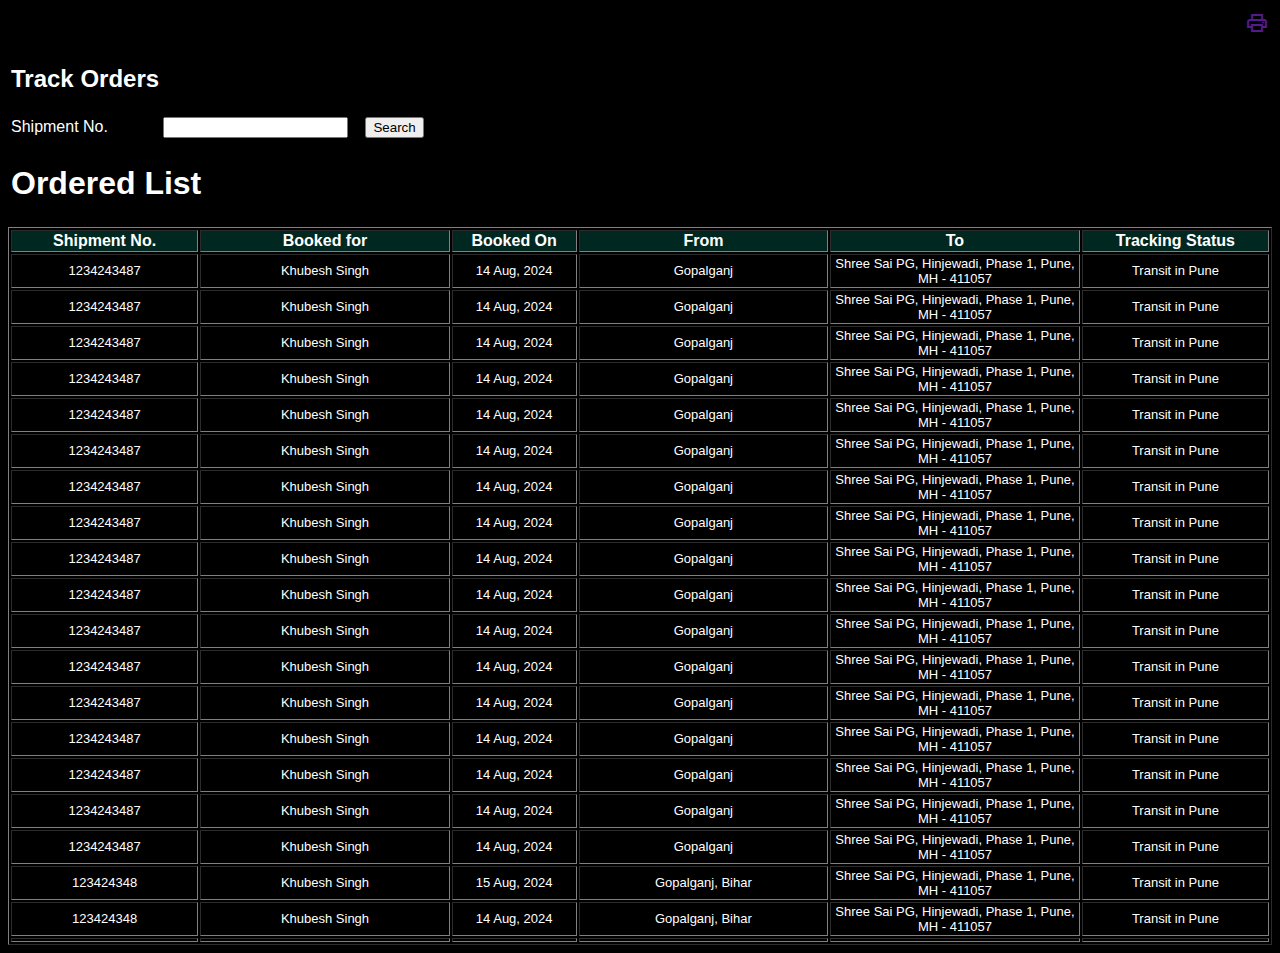
<file: admin_track_orders.html>
<!DOCTYPE html>
<html lang="en">
<head>
    <meta charset="UTF-8">
    <meta name="viewport" content="width=device-width, initial-scale=1.0">
    <link rel="stylesheet" href="https://fonts.googleapis.com/css2?family=Material+Symbols+Outlined:opsz,wght,FILL,GRAD@24,400,0,0" />
    <title>Track Orders</title>
    <style>
        body {
            font-family: Arial, sans-serif;
            color: rgb(255, 255, 255);
            background-color: rgb(0, 0, 0);
           
        }
    </style>
    <style>
        @media print {
          /* Hide elements that shouldn't be printed */
          #track_orders > table:first-child,
          #track_orders > table:nth-child(2) {
            display: none;
          }
      
          /* Set page margins and size */
          @page {
            margin: 1cm;
            size: A4;
          }
      
          /* Set font and text styles */
          body {
            font-family: Arial, sans-serif;
            font-size: 12pt;
          }
      
          /* Set table styles */
          #track_table {
            border-collapse: collapse;
            width: 100%;
          }
      
          #track_table th, #track_table td {
            border: 1px solid #000;
            padding: 5px;
          }
      
          /* Remove background colors and images */
          body, #track_table, #track_table th, #track_table td {
            background-color: transparent;
            background-image: none;
          }
        }
      </style>
    <link rel="stylesheet" href="./admin_track_orders.css" />
</head>
<body>
    <div id="track_orders">
        <table style="width: 100%;">
            <tr>
                <td style="float: right;" onclick="javascript:printFrame();"><a href=""><span class="material-symbols-outlined">Print</span></a></td>
            </tr>
        </table>
        <table>
        
        <tr>
            <td><h2>Track Orders</h2></td>
        </tr>
        <tr>
            <td>Shipment No.</td>
            <td><input type="text"> &nbsp;&nbsp;</td>
            <td><input type="button" value="Search" onclick="filterTable();"></td>
        </tr>
        </table>
    </div>
    <div>
    <table>
        <tr><td><h1>Ordered List</h1></td></tr>
    </table></div>
    <div id="track_list">
        <table id="track_table" width="100%" border="1px">
            <thead style="table-layout: auto; background-color: rgb(0, 40, 33);">
                <th style="width: 15%;"><span id="SN">Shipment No.</span></th>
                <th style="width: 20%;"><span id="BF">Booked for</span></th>
                <th style="width: 10%;"><span id="BO">Booked On</span></th>
                <th style="width: 20%;"><span id="from">From</span></th>
                <th style="width: 20%;"><span id="to">To</span></th>
                <th style="width: 15%;"><span id="TS">Tracking Status</span></th>
            </thead>
        <tbody style="table-layout: auto; background-color: transparent; font-size: small; text-align: center;">
            <tr>
                <td style="width: 15%;"><span id="SN">1234243487</span></td>
                <td style="width: 20%;"><span id="BF">Khubesh Singh</span></td>
                <td style="width: 10%;"><span id="BO">14 Aug, 2024</span></td>
                <td style="width: 20%;"><span id="from">Gopalganj</span></td>
                <td style="width: 20%;"><span id="to">Shree Sai PG, Hinjewadi, Phase 1, Pune, MH - 411057</span></td>
                <td style="width: 15%;"><span id="TS">Transit in Pune</span></td>
            </tr>
            
            <tr>
                <td style="width: 15%;"><span id="SN">1234243487</span></td>
                <td style="width: 20%;"><span id="BF">Khubesh Singh</span></td>
                <td style="width: 10%;"><span id="BO">14 Aug, 2024</span></td>
                <td style="width: 20%;"><span id="from">Gopalganj</span></td>
                <td style="width: 20%;"><span id="to">Shree Sai PG, Hinjewadi, Phase 1, Pune, MH - 411057</span></td>
                <td style="width: 15%;"><span id="TS">Transit in Pune</span></td>
            </tr>
            
            <tr>
                <td style="width: 15%;"><span id="SN">1234243487</span></td>
                <td style="width: 20%;"><span id="BF">Khubesh Singh</span></td>
                <td style="width: 10%;"><span id="BO">14 Aug, 2024</span></td>
                <td style="width: 20%;"><span id="from">Gopalganj</span></td>
                <td style="width: 20%;"><span id="to">Shree Sai PG, Hinjewadi, Phase 1, Pune, MH - 411057</span></td>
                <td style="width: 15%;"><span id="TS">Transit in Pune</span></td>
            </tr>
            
            <tr>
                <td style="width: 15%;"><span id="SN">1234243487</span></td>
                <td style="width: 20%;"><span id="BF">Khubesh Singh</span></td>
                <td style="width: 10%;"><span id="BO">14 Aug, 2024</span></td>
                <td style="width: 20%;"><span id="from">Gopalganj</span></td>
                <td style="width: 20%;"><span id="to">Shree Sai PG, Hinjewadi, Phase 1, Pune, MH - 411057</span></td>
                <td style="width: 15%;"><span id="TS">Transit in Pune</span></td>
            </tr>
            
            <tr>
                <td style="width: 15%;"><span id="SN">1234243487</span></td>
                <td style="width: 20%;"><span id="BF">Khubesh Singh</span></td>
                <td style="width: 10%;"><span id="BO">14 Aug, 2024</span></td>
                <td style="width: 20%;"><span id="from">Gopalganj</span></td>
                <td style="width: 20%;"><span id="to">Shree Sai PG, Hinjewadi, Phase 1, Pune, MH - 411057</span></td>
                <td style="width: 15%;"><span id="TS">Transit in Pune</span></td>
            </tr>
            
            <tr>
                <td style="width: 15%;"><span id="SN">1234243487</span></td>
                <td style="width: 20%;"><span id="BF">Khubesh Singh</span></td>
                <td style="width: 10%;"><span id="BO">14 Aug, 2024</span></td>
                <td style="width: 20%;"><span id="from">Gopalganj</span></td>
                <td style="width: 20%;"><span id="to">Shree Sai PG, Hinjewadi, Phase 1, Pune, MH - 411057</span></td>
                <td style="width: 15%;"><span id="TS">Transit in Pune</span></td>
            </tr>
            
            <tr>
                <td style="width: 15%;"><span id="SN">1234243487</span></td>
                <td style="width: 20%;"><span id="BF">Khubesh Singh</span></td>
                <td style="width: 10%;"><span id="BO">14 Aug, 2024</span></td>
                <td style="width: 20%;"><span id="from">Gopalganj</span></td>
                <td style="width: 20%;"><span id="to">Shree Sai PG, Hinjewadi, Phase 1, Pune, MH - 411057</span></td>
                <td style="width: 15%;"><span id="TS">Transit in Pune</span></td>
            </tr>
            
            <tr>
                <td style="width: 15%;"><span id="SN">1234243487</span></td>
                <td style="width: 20%;"><span id="BF">Khubesh Singh</span></td>
                <td style="width: 10%;"><span id="BO">14 Aug, 2024</span></td>
                <td style="width: 20%;"><span id="from">Gopalganj</span></td>
                <td style="width: 20%;"><span id="to">Shree Sai PG, Hinjewadi, Phase 1, Pune, MH - 411057</span></td>
                <td style="width: 15%;"><span id="TS">Transit in Pune</span></td>
            </tr>
            
            <tr>
                <td style="width: 15%;"><span id="SN">1234243487</span></td>
                <td style="width: 20%;"><span id="BF">Khubesh Singh</span></td>
                <td style="width: 10%;"><span id="BO">14 Aug, 2024</span></td>
                <td style="width: 20%;"><span id="from">Gopalganj</span></td>
                <td style="width: 20%;"><span id="to">Shree Sai PG, Hinjewadi, Phase 1, Pune, MH - 411057</span></td>
                <td style="width: 15%;"><span id="TS">Transit in Pune</span></td>
            </tr>
            
            <tr>
                <td style="width: 15%;"><span id="SN">1234243487</span></td>
                <td style="width: 20%;"><span id="BF">Khubesh Singh</span></td>
                <td style="width: 10%;"><span id="BO">14 Aug, 2024</span></td>
                <td style="width: 20%;"><span id="from">Gopalganj</span></td>
                <td style="width: 20%;"><span id="to">Shree Sai PG, Hinjewadi, Phase 1, Pune, MH - 411057</span></td>
                <td style="width: 15%;"><span id="TS">Transit in Pune</span></td>
            </tr>
            
            <tr>
                <td style="width: 15%;"><span id="SN">1234243487</span></td>
                <td style="width: 20%;"><span id="BF">Khubesh Singh</span></td>
                <td style="width: 10%;"><span id="BO">14 Aug, 2024</span></td>
                <td style="width: 20%;"><span id="from">Gopalganj</span></td>
                <td style="width: 20%;"><span id="to">Shree Sai PG, Hinjewadi, Phase 1, Pune, MH - 411057</span></td>
                <td style="width: 15%;"><span id="TS">Transit in Pune</span></td>
            </tr>
            
            <tr>
                <td style="width: 15%;"><span id="SN">1234243487</span></td>
                <td style="width: 20%;"><span id="BF">Khubesh Singh</span></td>
                <td style="width: 10%;"><span id="BO">14 Aug, 2024</span></td>
                <td style="width: 20%;"><span id="from">Gopalganj</span></td>
                <td style="width: 20%;"><span id="to">Shree Sai PG, Hinjewadi, Phase 1, Pune, MH - 411057</span></td>
                <td style="width: 15%;"><span id="TS">Transit in Pune</span></td>
            </tr>
            
            <tr>
                <td style="width: 15%;"><span id="SN">1234243487</span></td>
                <td style="width: 20%;"><span id="BF">Khubesh Singh</span></td>
                <td style="width: 10%;"><span id="BO">14 Aug, 2024</span></td>
                <td style="width: 20%;"><span id="from">Gopalganj</span></td>
                <td style="width: 20%;"><span id="to">Shree Sai PG, Hinjewadi, Phase 1, Pune, MH - 411057</span></td>
                <td style="width: 15%;"><span id="TS">Transit in Pune</span></td>
            </tr>
            
            <tr>
                <td style="width: 15%;"><span id="SN">1234243487</span></td>
                <td style="width: 20%;"><span id="BF">Khubesh Singh</span></td>
                <td style="width: 10%;"><span id="BO">14 Aug, 2024</span></td>
                <td style="width: 20%;"><span id="from">Gopalganj</span></td>
                <td style="width: 20%;"><span id="to">Shree Sai PG, Hinjewadi, Phase 1, Pune, MH - 411057</span></td>
                <td style="width: 15%;"><span id="TS">Transit in Pune</span></td>
            </tr>
            
            <tr>
                <td style="width: 15%;"><span id="SN">1234243487</span></td>
                <td style="width: 20%;"><span id="BF">Khubesh Singh</span></td>
                <td style="width: 10%;"><span id="BO">14 Aug, 2024</span></td>
                <td style="width: 20%;"><span id="from">Gopalganj</span></td>
                <td style="width: 20%;"><span id="to">Shree Sai PG, Hinjewadi, Phase 1, Pune, MH - 411057</span></td>
                <td style="width: 15%;"><span id="TS">Transit in Pune</span></td>
            </tr>
            
            <tr>
                <td style="width: 15%;"><span id="SN">1234243487</span></td>
                <td style="width: 20%;"><span id="BF">Khubesh Singh</span></td>
                <td style="width: 10%;"><span id="BO">14 Aug, 2024</span></td>
                <td style="width: 20%;"><span id="from">Gopalganj</span></td>
                <td style="width: 20%;"><span id="to">Shree Sai PG, Hinjewadi, Phase 1, Pune, MH - 411057</span></td>
                <td style="width: 15%;"><span id="TS">Transit in Pune</span></td>
            </tr>
            
            <tr>
                <td style="width: 15%;"><span id="SN">1234243487</span></td>
                <td style="width: 20%;"><span id="BF">Khubesh Singh</span></td>
                <td style="width: 10%;"><span id="BO">14 Aug, 2024</span></td>
                <td style="width: 20%;"><span id="from">Gopalganj</span></td>
                <td style="width: 20%;"><span id="to">Shree Sai PG, Hinjewadi, Phase 1, Pune, MH - 411057</span></td>
                <td style="width: 15%;"><span id="TS">Transit in Pune</span></td>
            </tr>
            
            <tr>
                <td style="width: 15%;"><span id="SN">123424348</span></td>
                <td style="width: 20%;"><span id="BF">Khubesh Singh</span></td>
                <td style="width: 10%;"><span id="BO">15 Aug, 2024</span></td>
                <td style="width: 20%;"><span id="from">Gopalganj, Bihar</span></td>
                <td style="width: 20%;"><span id="to">Shree Sai PG, Hinjewadi, Phase 1, Pune, MH - 411057</span></td>
                <td style="width: 15%;"><span id="TS">Transit in Pune</span></td>
            </tr>
            
            <tr>
                <td style="width: 15%;"><span id="SN">123424348</span></td>
                <td style="width: 20%;"><span id="BF">Khubesh Singh</span></td>
                <td style="width: 10%;"><span id="BO">14 Aug, 2024</span></td>
                <td style="width: 20%;"><span id="from">Gopalganj, Bihar</span></td>
                <td style="width: 20%;"><span id="to">Shree Sai PG, Hinjewadi, Phase 1, Pune, MH - 411057</span></td>
                <td style="width: 15%;"><span id="TS">Transit in Pune</span></td>
            </tr>

                <tr>
                    <td style="width: 15%;"><span id="SN"></span></td>
                    <td style="width: 20%;"><span id="BF"></span></td>
                    <td style="width: 10%;"><span id="BO"></span></td>
                    <td style="width: 20%;"><span id="from"></span></td>
                    <td style="width: 20%;"><span id="to"></span></td>
                    <td style="width: 15%;"><span id="TS"></span></td>
                </tr>

            </tbody>
        </table>
    </div>



    <script>

function filterTable() {
  const searchButton = document.querySelector('input[type="button"][value="Search"]');
  const shipmentNumberInput = document.querySelector('input[type="text"]');
  const tableRows = document.querySelectorAll('#track_list tbody tr');

  searchButton.addEventListener('click', () => {
    const shipmentNumber = shipmentNumberInput.value.trim();
    tableRows.forEach((row) => {
      const shipmentNumberCell = row.querySelector('td:first-child');
      const shipmentNumberText = shipmentNumberCell.textContent.trim();
      if (shipmentNumberText === shipmentNumber) {
        row.style.display = '';
      } else {
        row.style.display = 'none';
      }
    });
  });
}

function printFrame(){
        const target = document.getElementById("track_table");
        
        window.print();
        
    }

    </script>
</body>
</html>
</file>
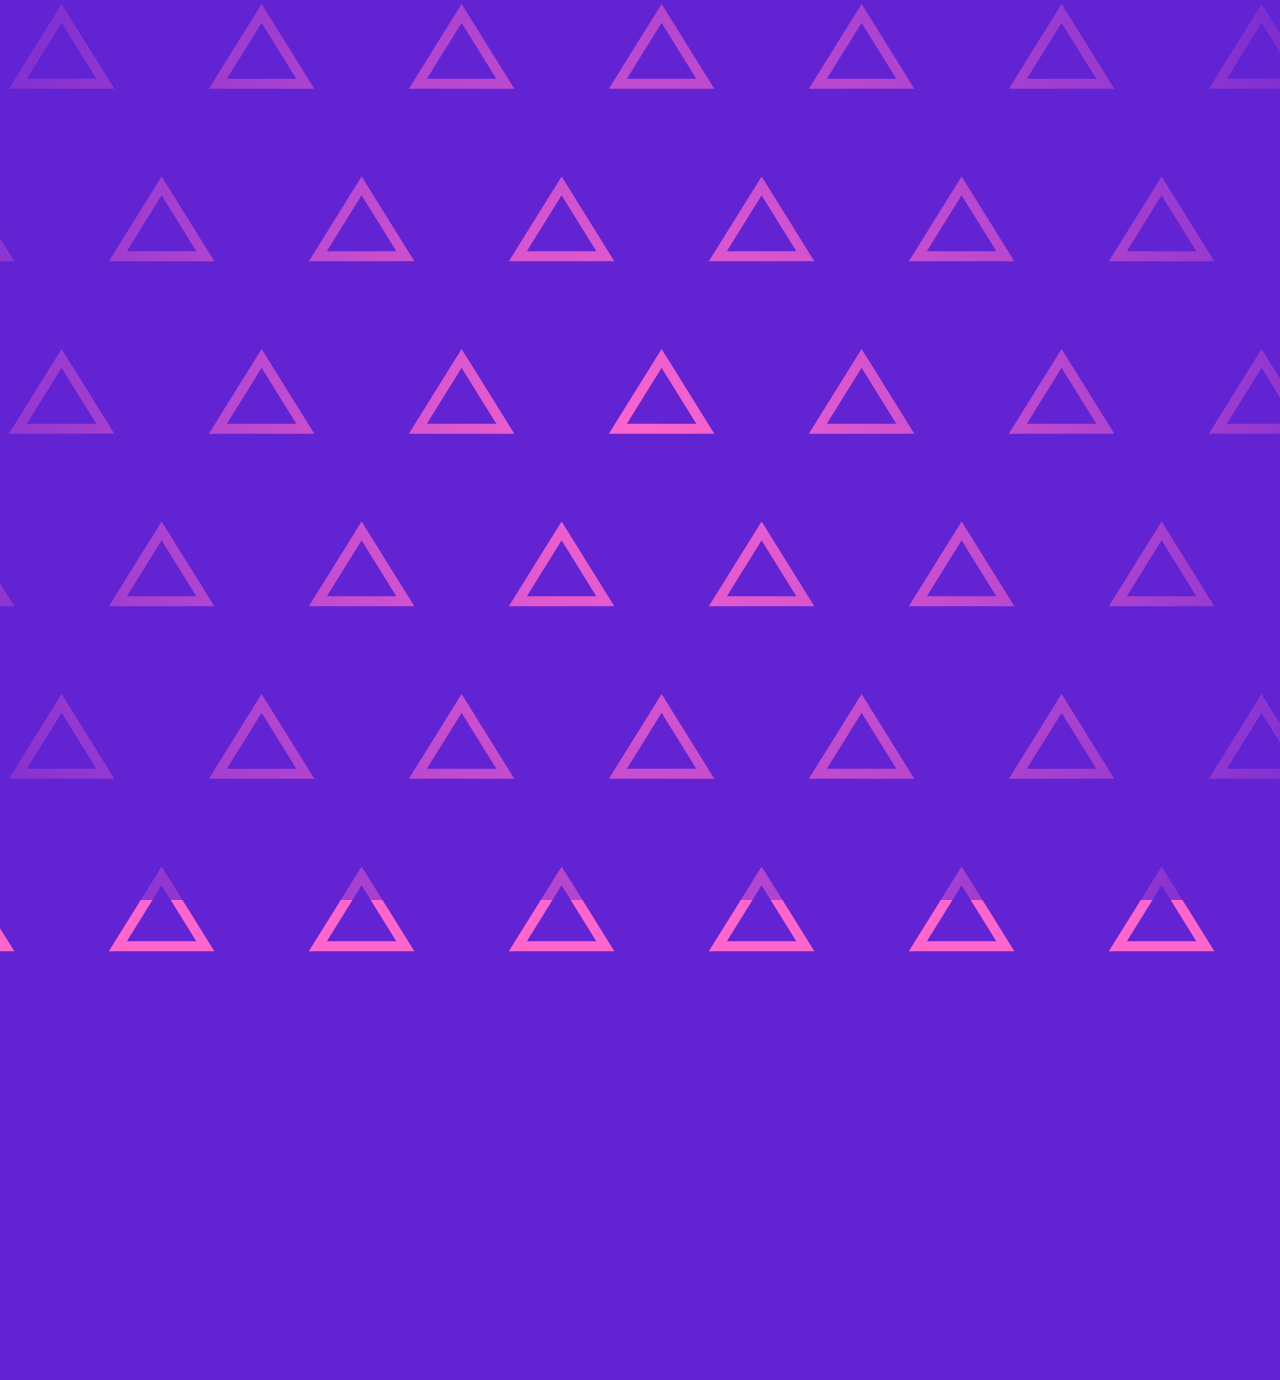
<file: amination.html>
<!DOCTYPE html>
<html lang="en">
<head>
    <meta charset="UTF-8">
    <meta name="viewport" content="width=device-width, initial-scale=1.0">
    <link rel="icon" type="image/x-icon" href="./assets/x-ico.ico" />
    <title>Traingle Animation</title>
    <style>
        body {
	 margin: 0;
	 background-color: #6223d2;
	 height: 100vh;
	 width: 100vw;
	 position: relative;
	 overflow: hidden;
}
 .overlay {
	 width: 100vw;
	 height: 100vh;
	 position: absolute;
	 z-index: 2;
	 background: radial-gradient(circle, transparent 0%, rgba(98, 35, 210, 0.85) 100%);
}
 .container {
	 display: grid;
	 grid-template-columns: repeat(10, 200px);
	 grid-template-rows: repeat(6, 230px);
	 transform: translate(-3%, -4%);
}
 .shape {
	 width: 200px;
	 height: 230px;
	 -webkit-clip-path: polygon(50% 0%, 100% 25%, 100% 75%, 50% 100%, 0 75%, 0 25%);
	 clip-path: polygon(50% 0%, 100% 25%, 100% 75%, 50% 100%, 0 75%, 0 25%);
}
 .shape:nth-child(11) {
	 transform: translate(-50%, -25%);
}
 .shape:nth-child(12) {
	 transform: translate(-50%, -25%);
}
 .shape:nth-child(13) {
	 transform: translate(-50%, -25%);
}
 .shape:nth-child(14) {
	 transform: translate(-50%, -25%);
}
 .shape:nth-child(15) {
	 transform: translate(-50%, -25%);
}
 .shape:nth-child(16) {
	 transform: translate(-50%, -25%);
}
 .shape:nth-child(17) {
	 transform: translate(-50%, -25%);
}
 .shape:nth-child(18) {
	 transform: translate(-50%, -25%);
}
 .shape:nth-child(19) {
	 transform: translate(-50%, -25%);
}
 .shape:nth-child(20) {
	 transform: translate(-50%, -25%);
}
 .shape:nth-child(21) {
	 transform: translate(-50%, -25%);
}
 .shape:nth-child(21) {
	 transform: translate(0%, -50%);
}
 .shape:nth-child(22) {
	 transform: translate(-50%, -25%);
}
 .shape:nth-child(22) {
	 transform: translate(0%, -50%);
}
 .shape:nth-child(23) {
	 transform: translate(-50%, -25%);
}
 .shape:nth-child(23) {
	 transform: translate(0%, -50%);
}
 .shape:nth-child(24) {
	 transform: translate(-50%, -25%);
}
 .shape:nth-child(24) {
	 transform: translate(0%, -50%);
}
 .shape:nth-child(25) {
	 transform: translate(-50%, -25%);
}
 .shape:nth-child(25) {
	 transform: translate(0%, -50%);
}
 .shape:nth-child(26) {
	 transform: translate(-50%, -25%);
}
 .shape:nth-child(26) {
	 transform: translate(0%, -50%);
}
 .shape:nth-child(27) {
	 transform: translate(-50%, -25%);
}
 .shape:nth-child(27) {
	 transform: translate(0%, -50%);
}
 .shape:nth-child(28) {
	 transform: translate(-50%, -25%);
}
 .shape:nth-child(28) {
	 transform: translate(0%, -50%);
}
 .shape:nth-child(29) {
	 transform: translate(-50%, -25%);
}
 .shape:nth-child(29) {
	 transform: translate(0%, -50%);
}
 .shape:nth-child(30) {
	 transform: translate(-50%, -25%);
}
 .shape:nth-child(30) {
	 transform: translate(0%, -50%);
}
 .shape:nth-child(31) {
	 transform: translate(-50%, -25%);
}
 .shape:nth-child(31) {
	 transform: translate(0%, -50%);
}
 .shape:nth-child(31) {
	 transform: translate(-50%, -75%);
}
 .shape:nth-child(32) {
	 transform: translate(-50%, -25%);
}
 .shape:nth-child(32) {
	 transform: translate(0%, -50%);
}
 .shape:nth-child(32) {
	 transform: translate(-50%, -75%);
}
 .shape:nth-child(33) {
	 transform: translate(-50%, -25%);
}
 .shape:nth-child(33) {
	 transform: translate(0%, -50%);
}
 .shape:nth-child(33) {
	 transform: translate(-50%, -75%);
}
 .shape:nth-child(34) {
	 transform: translate(-50%, -25%);
}
 .shape:nth-child(34) {
	 transform: translate(0%, -50%);
}
 .shape:nth-child(34) {
	 transform: translate(-50%, -75%);
}
 .shape:nth-child(35) {
	 transform: translate(-50%, -25%);
}
 .shape:nth-child(35) {
	 transform: translate(0%, -50%);
}
 .shape:nth-child(35) {
	 transform: translate(-50%, -75%);
}
 .shape:nth-child(36) {
	 transform: translate(-50%, -25%);
}
 .shape:nth-child(36) {
	 transform: translate(0%, -50%);
}
 .shape:nth-child(36) {
	 transform: translate(-50%, -75%);
}
 .shape:nth-child(37) {
	 transform: translate(-50%, -25%);
}
 .shape:nth-child(37) {
	 transform: translate(0%, -50%);
}
 .shape:nth-child(37) {
	 transform: translate(-50%, -75%);
}
 .shape:nth-child(38) {
	 transform: translate(-50%, -25%);
}
 .shape:nth-child(38) {
	 transform: translate(0%, -50%);
}
 .shape:nth-child(38) {
	 transform: translate(-50%, -75%);
}
 .shape:nth-child(39) {
	 transform: translate(-50%, -25%);
}
 .shape:nth-child(39) {
	 transform: translate(0%, -50%);
}
 .shape:nth-child(39) {
	 transform: translate(-50%, -75%);
}
 .shape:nth-child(40) {
	 transform: translate(-50%, -25%);
}
 .shape:nth-child(40) {
	 transform: translate(0%, -50%);
}
 .shape:nth-child(40) {
	 transform: translate(-50%, -75%);
}
 .shape:nth-child(41) {
	 transform: translate(-50%, -25%);
}
 .shape:nth-child(41) {
	 transform: translate(0%, -50%);
}
 .shape:nth-child(41) {
	 transform: translate(-50%, -75%);
}
 .shape:nth-child(41) {
	 transform: translate(0%, -100%);
}
 .shape:nth-child(42) {
	 transform: translate(-50%, -25%);
}
 .shape:nth-child(42) {
	 transform: translate(0%, -50%);
}
 .shape:nth-child(42) {
	 transform: translate(-50%, -75%);
}
 .shape:nth-child(42) {
	 transform: translate(0%, -100%);
}
 .shape:nth-child(43) {
	 transform: translate(-50%, -25%);
}
 .shape:nth-child(43) {
	 transform: translate(0%, -50%);
}
 .shape:nth-child(43) {
	 transform: translate(-50%, -75%);
}
 .shape:nth-child(43) {
	 transform: translate(0%, -100%);
}
 .shape:nth-child(44) {
	 transform: translate(-50%, -25%);
}
 .shape:nth-child(44) {
	 transform: translate(0%, -50%);
}
 .shape:nth-child(44) {
	 transform: translate(-50%, -75%);
}
 .shape:nth-child(44) {
	 transform: translate(0%, -100%);
}
 .shape:nth-child(45) {
	 transform: translate(-50%, -25%);
}
 .shape:nth-child(45) {
	 transform: translate(0%, -50%);
}
 .shape:nth-child(45) {
	 transform: translate(-50%, -75%);
}
 .shape:nth-child(45) {
	 transform: translate(0%, -100%);
}
 .shape:nth-child(46) {
	 transform: translate(-50%, -25%);
}
 .shape:nth-child(46) {
	 transform: translate(0%, -50%);
}
 .shape:nth-child(46) {
	 transform: translate(-50%, -75%);
}
 .shape:nth-child(46) {
	 transform: translate(0%, -100%);
}
 .shape:nth-child(47) {
	 transform: translate(-50%, -25%);
}
 .shape:nth-child(47) {
	 transform: translate(0%, -50%);
}
 .shape:nth-child(47) {
	 transform: translate(-50%, -75%);
}
 .shape:nth-child(47) {
	 transform: translate(0%, -100%);
}
 .shape:nth-child(48) {
	 transform: translate(-50%, -25%);
}
 .shape:nth-child(48) {
	 transform: translate(0%, -50%);
}
 .shape:nth-child(48) {
	 transform: translate(-50%, -75%);
}
 .shape:nth-child(48) {
	 transform: translate(0%, -100%);
}
 .shape:nth-child(49) {
	 transform: translate(-50%, -25%);
}
 .shape:nth-child(49) {
	 transform: translate(0%, -50%);
}
 .shape:nth-child(49) {
	 transform: translate(-50%, -75%);
}
 .shape:nth-child(49) {
	 transform: translate(0%, -100%);
}
 .shape:nth-child(50) {
	 transform: translate(-50%, -25%);
}
 .shape:nth-child(50) {
	 transform: translate(0%, -50%);
}
 .shape:nth-child(50) {
	 transform: translate(-50%, -75%);
}
 .shape:nth-child(50) {
	 transform: translate(0%, -100%);
}
 .shape:nth-child(51) {
	 transform: translate(-50%, -25%);
}
 .shape:nth-child(51) {
	 transform: translate(0%, -50%);
}
 .shape:nth-child(51) {
	 transform: translate(-50%, -75%);
}
 .shape:nth-child(51) {
	 transform: translate(0%, -100%);
}
 .shape:nth-child(51) {
	 transform: translate(-50%, -125%);
}
 .shape:nth-child(52) {
	 transform: translate(-50%, -25%);
}
 .shape:nth-child(52) {
	 transform: translate(0%, -50%);
}
 .shape:nth-child(52) {
	 transform: translate(-50%, -75%);
}
 .shape:nth-child(52) {
	 transform: translate(0%, -100%);
}
 .shape:nth-child(52) {
	 transform: translate(-50%, -125%);
}
 .shape:nth-child(53) {
	 transform: translate(-50%, -25%);
}
 .shape:nth-child(53) {
	 transform: translate(0%, -50%);
}
 .shape:nth-child(53) {
	 transform: translate(-50%, -75%);
}
 .shape:nth-child(53) {
	 transform: translate(0%, -100%);
}
 .shape:nth-child(53) {
	 transform: translate(-50%, -125%);
}
 .shape:nth-child(54) {
	 transform: translate(-50%, -25%);
}
 .shape:nth-child(54) {
	 transform: translate(0%, -50%);
}
 .shape:nth-child(54) {
	 transform: translate(-50%, -75%);
}
 .shape:nth-child(54) {
	 transform: translate(0%, -100%);
}
 .shape:nth-child(54) {
	 transform: translate(-50%, -125%);
}
 .shape:nth-child(55) {
	 transform: translate(-50%, -25%);
}
 .shape:nth-child(55) {
	 transform: translate(0%, -50%);
}
 .shape:nth-child(55) {
	 transform: translate(-50%, -75%);
}
 .shape:nth-child(55) {
	 transform: translate(0%, -100%);
}
 .shape:nth-child(55) {
	 transform: translate(-50%, -125%);
}
 .shape:nth-child(56) {
	 transform: translate(-50%, -25%);
}
 .shape:nth-child(56) {
	 transform: translate(0%, -50%);
}
 .shape:nth-child(56) {
	 transform: translate(-50%, -75%);
}
 .shape:nth-child(56) {
	 transform: translate(0%, -100%);
}
 .shape:nth-child(56) {
	 transform: translate(-50%, -125%);
}
 .shape:nth-child(57) {
	 transform: translate(-50%, -25%);
}
 .shape:nth-child(57) {
	 transform: translate(0%, -50%);
}
 .shape:nth-child(57) {
	 transform: translate(-50%, -75%);
}
 .shape:nth-child(57) {
	 transform: translate(0%, -100%);
}
 .shape:nth-child(57) {
	 transform: translate(-50%, -125%);
}
 .shape:nth-child(58) {
	 transform: translate(-50%, -25%);
}
 .shape:nth-child(58) {
	 transform: translate(0%, -50%);
}
 .shape:nth-child(58) {
	 transform: translate(-50%, -75%);
}
 .shape:nth-child(58) {
	 transform: translate(0%, -100%);
}
 .shape:nth-child(58) {
	 transform: translate(-50%, -125%);
}
 .shape:nth-child(59) {
	 transform: translate(-50%, -25%);
}
 .shape:nth-child(59) {
	 transform: translate(0%, -50%);
}
 .shape:nth-child(59) {
	 transform: translate(-50%, -75%);
}
 .shape:nth-child(59) {
	 transform: translate(0%, -100%);
}
 .shape:nth-child(59) {
	 transform: translate(-50%, -125%);
}
 .shape:nth-child(60) {
	 transform: translate(-50%, -25%);
}
 .shape:nth-child(60) {
	 transform: translate(0%, -50%);
}
 .shape:nth-child(60) {
	 transform: translate(-50%, -75%);
}
 .shape:nth-child(60) {
	 transform: translate(0%, -100%);
}
 .shape:nth-child(60) {
	 transform: translate(-50%, -125%);
}
 
    </style>
</head>
<body>
    <section class="full-screen-section">
        <div class="overlay"></div>
        <div class="container"><svg class="shape" viewBox="0 0 100 115" preserveAspectRatio="xMidYMin slice"><polygon points="" fill="none" stroke="hsl(320,100%,70%)" stroke-width="5"><animate attributeName="points" repeatCount="indefinite" dur="4s" begin="0s" from="50 57.5, 50 57.5, 50 57.5" to="50 -75, 175 126, -75 126"></animate></polygon><polygon points="" fill="none" stroke="hsl(240,100%,70%)" stroke-width="5"><animate attributeName="points" repeatCount="indefinite" dur="4s" begin="1s" from="50 57.5, 50 57.5, 50 57.5" to="50 -75, 175 126, -75 126"></animate></polygon><polygon points="" fill="none" stroke="hsl(160,100%,70%)" stroke-width="5"><animate attributeName="points" repeatCount="indefinite" dur="4s" begin="2s" from="50 57.5, 50 57.5, 50 57.5" to="50 -75, 175 126, -75 126"></animate></polygon><polygon points="" fill="none" stroke="hsl(80,100%,70%)" stroke-width="5"><animate attributeName="points" repeatCount="indefinite" dur="4s" begin="3s" from="50 57.5, 50 57.5, 50 57.5" to="50 -75, 175 126, -75 126"></animate></polygon></svg>
            <svg
                class="shape" viewBox="0 0 100 115" preserveAspectRatio="xMidYMin slice">
                <polygon points="" fill="none" stroke="hsl(320,100%,70%)" stroke-width="5">
                    <animate attributeName="points" repeatCount="indefinite" dur="4s" begin="0s" from="50 57.5, 50 57.5, 50 57.5" to="50 -75, 175 126, -75 126"></animate>
                </polygon>
                <polygon points="" fill="none" stroke="hsl(240,100%,70%)" stroke-width="5">
                    <animate attributeName="points" repeatCount="indefinite" dur="4s" begin="1s" from="50 57.5, 50 57.5, 50 57.5" to="50 -75, 175 126, -75 126"></animate>
                </polygon>
                <polygon points="" fill="none" stroke="hsl(160,100%,70%)" stroke-width="5">
                    <animate attributeName="points" repeatCount="indefinite" dur="4s" begin="2s" from="50 57.5, 50 57.5, 50 57.5" to="50 -75, 175 126, -75 126"></animate>
                </polygon>
                <polygon points="" fill="none" stroke="hsl(80,100%,70%)" stroke-width="5">
                    <animate attributeName="points" repeatCount="indefinite" dur="4s" begin="3s" from="50 57.5, 50 57.5, 50 57.5" to="50 -75, 175 126, -75 126"></animate>
                </polygon>
                </svg><svg class="shape" viewBox="0 0 100 115" preserveAspectRatio="xMidYMin slice"><polygon points="" fill="none" stroke="hsl(320,100%,70%)" stroke-width="5"><animate attributeName="points" repeatCount="indefinite" dur="4s" begin="0s" from="50 57.5, 50 57.5, 50 57.5" to="50 -75, 175 126, -75 126"></animate></polygon><polygon points="" fill="none" stroke="hsl(240,100%,70%)" stroke-width="5"><animate attributeName="points" repeatCount="indefinite" dur="4s" begin="1s" from="50 57.5, 50 57.5, 50 57.5" to="50 -75, 175 126, -75 126"></animate></polygon><polygon points="" fill="none" stroke="hsl(160,100%,70%)" stroke-width="5"><animate attributeName="points" repeatCount="indefinite" dur="4s" begin="2s" from="50 57.5, 50 57.5, 50 57.5" to="50 -75, 175 126, -75 126"></animate></polygon><polygon points="" fill="none" stroke="hsl(80,100%,70%)" stroke-width="5"><animate attributeName="points" repeatCount="indefinite" dur="4s" begin="3s" from="50 57.5, 50 57.5, 50 57.5" to="50 -75, 175 126, -75 126"></animate></polygon></svg>
                <svg
                    class="shape" viewBox="0 0 100 115" preserveAspectRatio="xMidYMin slice">
                    <polygon points="" fill="none" stroke="hsl(320,100%,70%)" stroke-width="5">
                        <animate attributeName="points" repeatCount="indefinite" dur="4s" begin="0s" from="50 57.5, 50 57.5, 50 57.5" to="50 -75, 175 126, -75 126"></animate>
                    </polygon>
                    <polygon points="" fill="none" stroke="hsl(240,100%,70%)" stroke-width="5">
                        <animate attributeName="points" repeatCount="indefinite" dur="4s" begin="1s" from="50 57.5, 50 57.5, 50 57.5" to="50 -75, 175 126, -75 126"></animate>
                    </polygon>
                    <polygon points="" fill="none" stroke="hsl(160,100%,70%)" stroke-width="5">
                        <animate attributeName="points" repeatCount="indefinite" dur="4s" begin="2s" from="50 57.5, 50 57.5, 50 57.5" to="50 -75, 175 126, -75 126"></animate>
                    </polygon>
                    <polygon points="" fill="none" stroke="hsl(80,100%,70%)" stroke-width="5">
                        <animate attributeName="points" repeatCount="indefinite" dur="4s" begin="3s" from="50 57.5, 50 57.5, 50 57.5" to="50 -75, 175 126, -75 126"></animate>
                    </polygon>
                    </svg><svg class="shape" viewBox="0 0 100 115" preserveAspectRatio="xMidYMin slice"><polygon points="" fill="none" stroke="hsl(320,100%,70%)" stroke-width="5"><animate attributeName="points" repeatCount="indefinite" dur="4s" begin="0s" from="50 57.5, 50 57.5, 50 57.5" to="50 -75, 175 126, -75 126"></animate></polygon><polygon points="" fill="none" stroke="hsl(240,100%,70%)" stroke-width="5"><animate attributeName="points" repeatCount="indefinite" dur="4s" begin="1s" from="50 57.5, 50 57.5, 50 57.5" to="50 -75, 175 126, -75 126"></animate></polygon><polygon points="" fill="none" stroke="hsl(160,100%,70%)" stroke-width="5"><animate attributeName="points" repeatCount="indefinite" dur="4s" begin="2s" from="50 57.5, 50 57.5, 50 57.5" to="50 -75, 175 126, -75 126"></animate></polygon><polygon points="" fill="none" stroke="hsl(80,100%,70%)" stroke-width="5"><animate attributeName="points" repeatCount="indefinite" dur="4s" begin="3s" from="50 57.5, 50 57.5, 50 57.5" to="50 -75, 175 126, -75 126"></animate></polygon></svg>
                    <svg
                        class="shape" viewBox="0 0 100 115" preserveAspectRatio="xMidYMin slice">
                        <polygon points="" fill="none" stroke="hsl(320,100%,70%)" stroke-width="5">
                            <animate attributeName="points" repeatCount="indefinite" dur="4s" begin="0s" from="50 57.5, 50 57.5, 50 57.5" to="50 -75, 175 126, -75 126"></animate>
                        </polygon>
                        <polygon points="" fill="none" stroke="hsl(240,100%,70%)" stroke-width="5">
                            <animate attributeName="points" repeatCount="indefinite" dur="4s" begin="1s" from="50 57.5, 50 57.5, 50 57.5" to="50 -75, 175 126, -75 126"></animate>
                        </polygon>
                        <polygon points="" fill="none" stroke="hsl(160,100%,70%)" stroke-width="5">
                            <animate attributeName="points" repeatCount="indefinite" dur="4s" begin="2s" from="50 57.5, 50 57.5, 50 57.5" to="50 -75, 175 126, -75 126"></animate>
                        </polygon>
                        <polygon points="" fill="none" stroke="hsl(80,100%,70%)" stroke-width="5">
                            <animate attributeName="points" repeatCount="indefinite" dur="4s" begin="3s" from="50 57.5, 50 57.5, 50 57.5" to="50 -75, 175 126, -75 126"></animate>
                        </polygon>
                        </svg><svg class="shape" viewBox="0 0 100 115" preserveAspectRatio="xMidYMin slice"><polygon points="" fill="none" stroke="hsl(320,100%,70%)" stroke-width="5"><animate attributeName="points" repeatCount="indefinite" dur="4s" begin="0s" from="50 57.5, 50 57.5, 50 57.5" to="50 -75, 175 126, -75 126"></animate></polygon><polygon points="" fill="none" stroke="hsl(240,100%,70%)" stroke-width="5"><animate attributeName="points" repeatCount="indefinite" dur="4s" begin="1s" from="50 57.5, 50 57.5, 50 57.5" to="50 -75, 175 126, -75 126"></animate></polygon><polygon points="" fill="none" stroke="hsl(160,100%,70%)" stroke-width="5"><animate attributeName="points" repeatCount="indefinite" dur="4s" begin="2s" from="50 57.5, 50 57.5, 50 57.5" to="50 -75, 175 126, -75 126"></animate></polygon><polygon points="" fill="none" stroke="hsl(80,100%,70%)" stroke-width="5"><animate attributeName="points" repeatCount="indefinite" dur="4s" begin="3s" from="50 57.5, 50 57.5, 50 57.5" to="50 -75, 175 126, -75 126"></animate></polygon></svg>
                        <svg
                            class="shape" viewBox="0 0 100 115" preserveAspectRatio="xMidYMin slice">
                            <polygon points="" fill="none" stroke="hsl(320,100%,70%)" stroke-width="5">
                                <animate attributeName="points" repeatCount="indefinite" dur="4s" begin="0s" from="50 57.5, 50 57.5, 50 57.5" to="50 -75, 175 126, -75 126"></animate>
                            </polygon>
                            <polygon points="" fill="none" stroke="hsl(240,100%,70%)" stroke-width="5">
                                <animate attributeName="points" repeatCount="indefinite" dur="4s" begin="1s" from="50 57.5, 50 57.5, 50 57.5" to="50 -75, 175 126, -75 126"></animate>
                            </polygon>
                            <polygon points="" fill="none" stroke="hsl(160,100%,70%)" stroke-width="5">
                                <animate attributeName="points" repeatCount="indefinite" dur="4s" begin="2s" from="50 57.5, 50 57.5, 50 57.5" to="50 -75, 175 126, -75 126"></animate>
                            </polygon>
                            <polygon points="" fill="none" stroke="hsl(80,100%,70%)" stroke-width="5">
                                <animate attributeName="points" repeatCount="indefinite" dur="4s" begin="3s" from="50 57.5, 50 57.5, 50 57.5" to="50 -75, 175 126, -75 126"></animate>
                            </polygon>
                            </svg><svg class="shape" viewBox="0 0 100 115" preserveAspectRatio="xMidYMin slice"><polygon points="" fill="none" stroke="hsl(320,100%,70%)" stroke-width="5"><animate attributeName="points" repeatCount="indefinite" dur="4s" begin="0s" from="50 57.5, 50 57.5, 50 57.5" to="50 -75, 175 126, -75 126"></animate></polygon><polygon points="" fill="none" stroke="hsl(240,100%,70%)" stroke-width="5"><animate attributeName="points" repeatCount="indefinite" dur="4s" begin="1s" from="50 57.5, 50 57.5, 50 57.5" to="50 -75, 175 126, -75 126"></animate></polygon><polygon points="" fill="none" stroke="hsl(160,100%,70%)" stroke-width="5"><animate attributeName="points" repeatCount="indefinite" dur="4s" begin="2s" from="50 57.5, 50 57.5, 50 57.5" to="50 -75, 175 126, -75 126"></animate></polygon><polygon points="" fill="none" stroke="hsl(80,100%,70%)" stroke-width="5"><animate attributeName="points" repeatCount="indefinite" dur="4s" begin="3s" from="50 57.5, 50 57.5, 50 57.5" to="50 -75, 175 126, -75 126"></animate></polygon></svg>
                            <svg
                                class="shape" viewBox="0 0 100 115" preserveAspectRatio="xMidYMin slice">
                                <polygon points="" fill="none" stroke="hsl(320,100%,70%)" stroke-width="5">
                                    <animate attributeName="points" repeatCount="indefinite" dur="4s" begin="0s" from="50 57.5, 50 57.5, 50 57.5" to="50 -75, 175 126, -75 126"></animate>
                                </polygon>
                                <polygon points="" fill="none" stroke="hsl(240,100%,70%)" stroke-width="5">
                                    <animate attributeName="points" repeatCount="indefinite" dur="4s" begin="1s" from="50 57.5, 50 57.5, 50 57.5" to="50 -75, 175 126, -75 126"></animate>
                                </polygon>
                                <polygon points="" fill="none" stroke="hsl(160,100%,70%)" stroke-width="5">
                                    <animate attributeName="points" repeatCount="indefinite" dur="4s" begin="2s" from="50 57.5, 50 57.5, 50 57.5" to="50 -75, 175 126, -75 126"></animate>
                                </polygon>
                                <polygon points="" fill="none" stroke="hsl(80,100%,70%)" stroke-width="5">
                                    <animate attributeName="points" repeatCount="indefinite" dur="4s" begin="3s" from="50 57.5, 50 57.5, 50 57.5" to="50 -75, 175 126, -75 126"></animate>
                                </polygon>
                                </svg><svg class="shape" viewBox="0 0 100 115" preserveAspectRatio="xMidYMin slice"><polygon points="" fill="none" stroke="hsl(320,100%,70%)" stroke-width="5"><animate attributeName="points" repeatCount="indefinite" dur="4s" begin="0s" from="50 57.5, 50 57.5, 50 57.5" to="50 -75, 175 126, -75 126"></animate></polygon><polygon points="" fill="none" stroke="hsl(240,100%,70%)" stroke-width="5"><animate attributeName="points" repeatCount="indefinite" dur="4s" begin="1s" from="50 57.5, 50 57.5, 50 57.5" to="50 -75, 175 126, -75 126"></animate></polygon><polygon points="" fill="none" stroke="hsl(160,100%,70%)" stroke-width="5"><animate attributeName="points" repeatCount="indefinite" dur="4s" begin="2s" from="50 57.5, 50 57.5, 50 57.5" to="50 -75, 175 126, -75 126"></animate></polygon><polygon points="" fill="none" stroke="hsl(80,100%,70%)" stroke-width="5"><animate attributeName="points" repeatCount="indefinite" dur="4s" begin="3s" from="50 57.5, 50 57.5, 50 57.5" to="50 -75, 175 126, -75 126"></animate></polygon></svg>
                                <svg
                                    class="shape" viewBox="0 0 100 115" preserveAspectRatio="xMidYMin slice">
                                    <polygon points="" fill="none" stroke="hsl(320,100%,70%)" stroke-width="5">
                                        <animate attributeName="points" repeatCount="indefinite" dur="4s" begin="0s" from="50 57.5, 50 57.5, 50 57.5" to="50 -75, 175 126, -75 126"></animate>
                                    </polygon>
                                    <polygon points="" fill="none" stroke="hsl(240,100%,70%)" stroke-width="5">
                                        <animate attributeName="points" repeatCount="indefinite" dur="4s" begin="1s" from="50 57.5, 50 57.5, 50 57.5" to="50 -75, 175 126, -75 126"></animate>
                                    </polygon>
                                    <polygon points="" fill="none" stroke="hsl(160,100%,70%)" stroke-width="5">
                                        <animate attributeName="points" repeatCount="indefinite" dur="4s" begin="2s" from="50 57.5, 50 57.5, 50 57.5" to="50 -75, 175 126, -75 126"></animate>
                                    </polygon>
                                    <polygon points="" fill="none" stroke="hsl(80,100%,70%)" stroke-width="5">
                                        <animate attributeName="points" repeatCount="indefinite" dur="4s" begin="3s" from="50 57.5, 50 57.5, 50 57.5" to="50 -75, 175 126, -75 126"></animate>
                                    </polygon>
                                    </svg><svg class="shape" viewBox="0 0 100 115" preserveAspectRatio="xMidYMin slice"><polygon points="" fill="none" stroke="hsl(320,100%,70%)" stroke-width="5"><animate attributeName="points" repeatCount="indefinite" dur="4s" begin="0s" from="50 57.5, 50 57.5, 50 57.5" to="50 -75, 175 126, -75 126"></animate></polygon><polygon points="" fill="none" stroke="hsl(240,100%,70%)" stroke-width="5"><animate attributeName="points" repeatCount="indefinite" dur="4s" begin="1s" from="50 57.5, 50 57.5, 50 57.5" to="50 -75, 175 126, -75 126"></animate></polygon><polygon points="" fill="none" stroke="hsl(160,100%,70%)" stroke-width="5"><animate attributeName="points" repeatCount="indefinite" dur="4s" begin="2s" from="50 57.5, 50 57.5, 50 57.5" to="50 -75, 175 126, -75 126"></animate></polygon><polygon points="" fill="none" stroke="hsl(80,100%,70%)" stroke-width="5"><animate attributeName="points" repeatCount="indefinite" dur="4s" begin="3s" from="50 57.5, 50 57.5, 50 57.5" to="50 -75, 175 126, -75 126"></animate></polygon></svg>
                                    <svg
                                        class="shape" viewBox="0 0 100 115" preserveAspectRatio="xMidYMin slice">
                                        <polygon points="" fill="none" stroke="hsl(320,100%,70%)" stroke-width="5">
                                            <animate attributeName="points" repeatCount="indefinite" dur="4s" begin="0s" from="50 57.5, 50 57.5, 50 57.5" to="50 -75, 175 126, -75 126"></animate>
                                        </polygon>
                                        <polygon points="" fill="none" stroke="hsl(240,100%,70%)" stroke-width="5">
                                            <animate attributeName="points" repeatCount="indefinite" dur="4s" begin="1s" from="50 57.5, 50 57.5, 50 57.5" to="50 -75, 175 126, -75 126"></animate>
                                        </polygon>
                                        <polygon points="" fill="none" stroke="hsl(160,100%,70%)" stroke-width="5">
                                            <animate attributeName="points" repeatCount="indefinite" dur="4s" begin="2s" from="50 57.5, 50 57.5, 50 57.5" to="50 -75, 175 126, -75 126"></animate>
                                        </polygon>
                                        <polygon points="" fill="none" stroke="hsl(80,100%,70%)" stroke-width="5">
                                            <animate attributeName="points" repeatCount="indefinite" dur="4s" begin="3s" from="50 57.5, 50 57.5, 50 57.5" to="50 -75, 175 126, -75 126"></animate>
                                        </polygon>
                                        </svg><svg class="shape" viewBox="0 0 100 115" preserveAspectRatio="xMidYMin slice"><polygon points="" fill="none" stroke="hsl(320,100%,70%)" stroke-width="5"><animate attributeName="points" repeatCount="indefinite" dur="4s" begin="0s" from="50 57.5, 50 57.5, 50 57.5" to="50 -75, 175 126, -75 126"></animate></polygon><polygon points="" fill="none" stroke="hsl(240,100%,70%)" stroke-width="5"><animate attributeName="points" repeatCount="indefinite" dur="4s" begin="1s" from="50 57.5, 50 57.5, 50 57.5" to="50 -75, 175 126, -75 126"></animate></polygon><polygon points="" fill="none" stroke="hsl(160,100%,70%)" stroke-width="5"><animate attributeName="points" repeatCount="indefinite" dur="4s" begin="2s" from="50 57.5, 50 57.5, 50 57.5" to="50 -75, 175 126, -75 126"></animate></polygon><polygon points="" fill="none" stroke="hsl(80,100%,70%)" stroke-width="5"><animate attributeName="points" repeatCount="indefinite" dur="4s" begin="3s" from="50 57.5, 50 57.5, 50 57.5" to="50 -75, 175 126, -75 126"></animate></polygon></svg>
                                        <svg
                                            class="shape" viewBox="0 0 100 115" preserveAspectRatio="xMidYMin slice">
                                            <polygon points="" fill="none" stroke="hsl(320,100%,70%)" stroke-width="5">
                                                <animate attributeName="points" repeatCount="indefinite" dur="4s" begin="0s" from="50 57.5, 50 57.5, 50 57.5" to="50 -75, 175 126, -75 126"></animate>
                                            </polygon>
                                            <polygon points="" fill="none" stroke="hsl(240,100%,70%)" stroke-width="5">
                                                <animate attributeName="points" repeatCount="indefinite" dur="4s" begin="1s" from="50 57.5, 50 57.5, 50 57.5" to="50 -75, 175 126, -75 126"></animate>
                                            </polygon>
                                            <polygon points="" fill="none" stroke="hsl(160,100%,70%)" stroke-width="5">
                                                <animate attributeName="points" repeatCount="indefinite" dur="4s" begin="2s" from="50 57.5, 50 57.5, 50 57.5" to="50 -75, 175 126, -75 126"></animate>
                                            </polygon>
                                            <polygon points="" fill="none" stroke="hsl(80,100%,70%)" stroke-width="5">
                                                <animate attributeName="points" repeatCount="indefinite" dur="4s" begin="3s" from="50 57.5, 50 57.5, 50 57.5" to="50 -75, 175 126, -75 126"></animate>
                                            </polygon>
                                            </svg><svg class="shape" viewBox="0 0 100 115" preserveAspectRatio="xMidYMin slice"><polygon points="" fill="none" stroke="hsl(320,100%,70%)" stroke-width="5"><animate attributeName="points" repeatCount="indefinite" dur="4s" begin="0s" from="50 57.5, 50 57.5, 50 57.5" to="50 -75, 175 126, -75 126"></animate></polygon><polygon points="" fill="none" stroke="hsl(240,100%,70%)" stroke-width="5"><animate attributeName="points" repeatCount="indefinite" dur="4s" begin="1s" from="50 57.5, 50 57.5, 50 57.5" to="50 -75, 175 126, -75 126"></animate></polygon><polygon points="" fill="none" stroke="hsl(160,100%,70%)" stroke-width="5"><animate attributeName="points" repeatCount="indefinite" dur="4s" begin="2s" from="50 57.5, 50 57.5, 50 57.5" to="50 -75, 175 126, -75 126"></animate></polygon><polygon points="" fill="none" stroke="hsl(80,100%,70%)" stroke-width="5"><animate attributeName="points" repeatCount="indefinite" dur="4s" begin="3s" from="50 57.5, 50 57.5, 50 57.5" to="50 -75, 175 126, -75 126"></animate></polygon></svg>
                                            <svg
                                                class="shape" viewBox="0 0 100 115" preserveAspectRatio="xMidYMin slice">
                                                <polygon points="" fill="none" stroke="hsl(320,100%,70%)" stroke-width="5">
                                                    <animate attributeName="points" repeatCount="indefinite" dur="4s" begin="0s" from="50 57.5, 50 57.5, 50 57.5" to="50 -75, 175 126, -75 126"></animate>
                                                </polygon>
                                                <polygon points="" fill="none" stroke="hsl(240,100%,70%)" stroke-width="5">
                                                    <animate attributeName="points" repeatCount="indefinite" dur="4s" begin="1s" from="50 57.5, 50 57.5, 50 57.5" to="50 -75, 175 126, -75 126"></animate>
                                                </polygon>
                                                <polygon points="" fill="none" stroke="hsl(160,100%,70%)" stroke-width="5">
                                                    <animate attributeName="points" repeatCount="indefinite" dur="4s" begin="2s" from="50 57.5, 50 57.5, 50 57.5" to="50 -75, 175 126, -75 126"></animate>
                                                </polygon>
                                                <polygon points="" fill="none" stroke="hsl(80,100%,70%)" stroke-width="5">
                                                    <animate attributeName="points" repeatCount="indefinite" dur="4s" begin="3s" from="50 57.5, 50 57.5, 50 57.5" to="50 -75, 175 126, -75 126"></animate>
                                                </polygon>
                                                </svg><svg class="shape" viewBox="0 0 100 115" preserveAspectRatio="xMidYMin slice"><polygon points="" fill="none" stroke="hsl(320,100%,70%)" stroke-width="5"><animate attributeName="points" repeatCount="indefinite" dur="4s" begin="0s" from="50 57.5, 50 57.5, 50 57.5" to="50 -75, 175 126, -75 126"></animate></polygon><polygon points="" fill="none" stroke="hsl(240,100%,70%)" stroke-width="5"><animate attributeName="points" repeatCount="indefinite" dur="4s" begin="1s" from="50 57.5, 50 57.5, 50 57.5" to="50 -75, 175 126, -75 126"></animate></polygon><polygon points="" fill="none" stroke="hsl(160,100%,70%)" stroke-width="5"><animate attributeName="points" repeatCount="indefinite" dur="4s" begin="2s" from="50 57.5, 50 57.5, 50 57.5" to="50 -75, 175 126, -75 126"></animate></polygon><polygon points="" fill="none" stroke="hsl(80,100%,70%)" stroke-width="5"><animate attributeName="points" repeatCount="indefinite" dur="4s" begin="3s" from="50 57.5, 50 57.5, 50 57.5" to="50 -75, 175 126, -75 126"></animate></polygon></svg>
                                                <svg
                                                    class="shape" viewBox="0 0 100 115" preserveAspectRatio="xMidYMin slice">
                                                    <polygon points="" fill="none" stroke="hsl(320,100%,70%)" stroke-width="5">
                                                        <animate attributeName="points" repeatCount="indefinite" dur="4s" begin="0s" from="50 57.5, 50 57.5, 50 57.5" to="50 -75, 175 126, -75 126"></animate>
                                                    </polygon>
                                                    <polygon points="" fill="none" stroke="hsl(240,100%,70%)" stroke-width="5">
                                                        <animate attributeName="points" repeatCount="indefinite" dur="4s" begin="1s" from="50 57.5, 50 57.5, 50 57.5" to="50 -75, 175 126, -75 126"></animate>
                                                    </polygon>
                                                    <polygon points="" fill="none" stroke="hsl(160,100%,70%)" stroke-width="5">
                                                        <animate attributeName="points" repeatCount="indefinite" dur="4s" begin="2s" from="50 57.5, 50 57.5, 50 57.5" to="50 -75, 175 126, -75 126"></animate>
                                                    </polygon>
                                                    <polygon points="" fill="none" stroke="hsl(80,100%,70%)" stroke-width="5">
                                                        <animate attributeName="points" repeatCount="indefinite" dur="4s" begin="3s" from="50 57.5, 50 57.5, 50 57.5" to="50 -75, 175 126, -75 126"></animate>
                                                    </polygon>
                                                    </svg><svg class="shape" viewBox="0 0 100 115" preserveAspectRatio="xMidYMin slice"><polygon points="" fill="none" stroke="hsl(320,100%,70%)" stroke-width="5"><animate attributeName="points" repeatCount="indefinite" dur="4s" begin="0s" from="50 57.5, 50 57.5, 50 57.5" to="50 -75, 175 126, -75 126"></animate></polygon><polygon points="" fill="none" stroke="hsl(240,100%,70%)" stroke-width="5"><animate attributeName="points" repeatCount="indefinite" dur="4s" begin="1s" from="50 57.5, 50 57.5, 50 57.5" to="50 -75, 175 126, -75 126"></animate></polygon><polygon points="" fill="none" stroke="hsl(160,100%,70%)" stroke-width="5"><animate attributeName="points" repeatCount="indefinite" dur="4s" begin="2s" from="50 57.5, 50 57.5, 50 57.5" to="50 -75, 175 126, -75 126"></animate></polygon><polygon points="" fill="none" stroke="hsl(80,100%,70%)" stroke-width="5"><animate attributeName="points" repeatCount="indefinite" dur="4s" begin="3s" from="50 57.5, 50 57.5, 50 57.5" to="50 -75, 175 126, -75 126"></animate></polygon></svg>
                                                    <svg
                                                        class="shape" viewBox="0 0 100 115" preserveAspectRatio="xMidYMin slice">
                                                        <polygon points="" fill="none" stroke="hsl(320,100%,70%)" stroke-width="5">
                                                            <animate attributeName="points" repeatCount="indefinite" dur="4s" begin="0s" from="50 57.5, 50 57.5, 50 57.5" to="50 -75, 175 126, -75 126"></animate>
                                                        </polygon>
                                                        <polygon points="" fill="none" stroke="hsl(240,100%,70%)" stroke-width="5">
                                                            <animate attributeName="points" repeatCount="indefinite" dur="4s" begin="1s" from="50 57.5, 50 57.5, 50 57.5" to="50 -75, 175 126, -75 126"></animate>
                                                        </polygon>
                                                        <polygon points="" fill="none" stroke="hsl(160,100%,70%)" stroke-width="5">
                                                            <animate attributeName="points" repeatCount="indefinite" dur="4s" begin="2s" from="50 57.5, 50 57.5, 50 57.5" to="50 -75, 175 126, -75 126"></animate>
                                                        </polygon>
                                                        <polygon points="" fill="none" stroke="hsl(80,100%,70%)" stroke-width="5">
                                                            <animate attributeName="points" repeatCount="indefinite" dur="4s" begin="3s" from="50 57.5, 50 57.5, 50 57.5" to="50 -75, 175 126, -75 126"></animate>
                                                        </polygon>
                                                        </svg><svg class="shape" viewBox="0 0 100 115" preserveAspectRatio="xMidYMin slice"><polygon points="" fill="none" stroke="hsl(320,100%,70%)" stroke-width="5"><animate attributeName="points" repeatCount="indefinite" dur="4s" begin="0s" from="50 57.5, 50 57.5, 50 57.5" to="50 -75, 175 126, -75 126"></animate></polygon><polygon points="" fill="none" stroke="hsl(240,100%,70%)" stroke-width="5"><animate attributeName="points" repeatCount="indefinite" dur="4s" begin="1s" from="50 57.5, 50 57.5, 50 57.5" to="50 -75, 175 126, -75 126"></animate></polygon><polygon points="" fill="none" stroke="hsl(160,100%,70%)" stroke-width="5"><animate attributeName="points" repeatCount="indefinite" dur="4s" begin="2s" from="50 57.5, 50 57.5, 50 57.5" to="50 -75, 175 126, -75 126"></animate></polygon><polygon points="" fill="none" stroke="hsl(80,100%,70%)" stroke-width="5"><animate attributeName="points" repeatCount="indefinite" dur="4s" begin="3s" from="50 57.5, 50 57.5, 50 57.5" to="50 -75, 175 126, -75 126"></animate></polygon></svg>
                                                        <svg
                                                            class="shape" viewBox="0 0 100 115" preserveAspectRatio="xMidYMin slice">
                                                            <polygon points="" fill="none" stroke="hsl(320,100%,70%)" stroke-width="5">
                                                                <animate attributeName="points" repeatCount="indefinite" dur="4s" begin="0s" from="50 57.5, 50 57.5, 50 57.5" to="50 -75, 175 126, -75 126"></animate>
                                                            </polygon>
                                                            <polygon points="" fill="none" stroke="hsl(240,100%,70%)" stroke-width="5">
                                                                <animate attributeName="points" repeatCount="indefinite" dur="4s" begin="1s" from="50 57.5, 50 57.5, 50 57.5" to="50 -75, 175 126, -75 126"></animate>
                                                            </polygon>
                                                            <polygon points="" fill="none" stroke="hsl(160,100%,70%)" stroke-width="5">
                                                                <animate attributeName="points" repeatCount="indefinite" dur="4s" begin="2s" from="50 57.5, 50 57.5, 50 57.5" to="50 -75, 175 126, -75 126"></animate>
                                                            </polygon>
                                                            <polygon points="" fill="none" stroke="hsl(80,100%,70%)" stroke-width="5">
                                                                <animate attributeName="points" repeatCount="indefinite" dur="4s" begin="3s" from="50 57.5, 50 57.5, 50 57.5" to="50 -75, 175 126, -75 126"></animate>
                                                            </polygon>
                                                            </svg><svg class="shape" viewBox="0 0 100 115" preserveAspectRatio="xMidYMin slice"><polygon points="" fill="none" stroke="hsl(320,100%,70%)" stroke-width="5"><animate attributeName="points" repeatCount="indefinite" dur="4s" begin="0s" from="50 57.5, 50 57.5, 50 57.5" to="50 -75, 175 126, -75 126"></animate></polygon><polygon points="" fill="none" stroke="hsl(240,100%,70%)" stroke-width="5"><animate attributeName="points" repeatCount="indefinite" dur="4s" begin="1s" from="50 57.5, 50 57.5, 50 57.5" to="50 -75, 175 126, -75 126"></animate></polygon><polygon points="" fill="none" stroke="hsl(160,100%,70%)" stroke-width="5"><animate attributeName="points" repeatCount="indefinite" dur="4s" begin="2s" from="50 57.5, 50 57.5, 50 57.5" to="50 -75, 175 126, -75 126"></animate></polygon><polygon points="" fill="none" stroke="hsl(80,100%,70%)" stroke-width="5"><animate attributeName="points" repeatCount="indefinite" dur="4s" begin="3s" from="50 57.5, 50 57.5, 50 57.5" to="50 -75, 175 126, -75 126"></animate></polygon></svg>
                                                            <svg
                                                                class="shape" viewBox="0 0 100 115" preserveAspectRatio="xMidYMin slice">
                                                                <polygon points="" fill="none" stroke="hsl(320,100%,70%)" stroke-width="5">
                                                                    <animate attributeName="points" repeatCount="indefinite" dur="4s" begin="0s" from="50 57.5, 50 57.5, 50 57.5" to="50 -75, 175 126, -75 126"></animate>
                                                                </polygon>
                                                                <polygon points="" fill="none" stroke="hsl(240,100%,70%)" stroke-width="5">
                                                                    <animate attributeName="points" repeatCount="indefinite" dur="4s" begin="1s" from="50 57.5, 50 57.5, 50 57.5" to="50 -75, 175 126, -75 126"></animate>
                                                                </polygon>
                                                                <polygon points="" fill="none" stroke="hsl(160,100%,70%)" stroke-width="5">
                                                                    <animate attributeName="points" repeatCount="indefinite" dur="4s" begin="2s" from="50 57.5, 50 57.5, 50 57.5" to="50 -75, 175 126, -75 126"></animate>
                                                                </polygon>
                                                                <polygon points="" fill="none" stroke="hsl(80,100%,70%)" stroke-width="5">
                                                                    <animate attributeName="points" repeatCount="indefinite" dur="4s" begin="3s" from="50 57.5, 50 57.5, 50 57.5" to="50 -75, 175 126, -75 126"></animate>
                                                                </polygon>
                                                                </svg><svg class="shape" viewBox="0 0 100 115" preserveAspectRatio="xMidYMin slice"><polygon points="" fill="none" stroke="hsl(320,100%,70%)" stroke-width="5"><animate attributeName="points" repeatCount="indefinite" dur="4s" begin="0s" from="50 57.5, 50 57.5, 50 57.5" to="50 -75, 175 126, -75 126"></animate></polygon><polygon points="" fill="none" stroke="hsl(240,100%,70%)" stroke-width="5"><animate attributeName="points" repeatCount="indefinite" dur="4s" begin="1s" from="50 57.5, 50 57.5, 50 57.5" to="50 -75, 175 126, -75 126"></animate></polygon><polygon points="" fill="none" stroke="hsl(160,100%,70%)" stroke-width="5"><animate attributeName="points" repeatCount="indefinite" dur="4s" begin="2s" from="50 57.5, 50 57.5, 50 57.5" to="50 -75, 175 126, -75 126"></animate></polygon><polygon points="" fill="none" stroke="hsl(80,100%,70%)" stroke-width="5"><animate attributeName="points" repeatCount="indefinite" dur="4s" begin="3s" from="50 57.5, 50 57.5, 50 57.5" to="50 -75, 175 126, -75 126"></animate></polygon></svg>
                                                                <svg
                                                                    class="shape" viewBox="0 0 100 115" preserveAspectRatio="xMidYMin slice">
                                                                    <polygon points="" fill="none" stroke="hsl(320,100%,70%)" stroke-width="5">
                                                                        <animate attributeName="points" repeatCount="indefinite" dur="4s" begin="0s" from="50 57.5, 50 57.5, 50 57.5" to="50 -75, 175 126, -75 126"></animate>
                                                                    </polygon>
                                                                    <polygon points="" fill="none" stroke="hsl(240,100%,70%)" stroke-width="5">
                                                                        <animate attributeName="points" repeatCount="indefinite" dur="4s" begin="1s" from="50 57.5, 50 57.5, 50 57.5" to="50 -75, 175 126, -75 126"></animate>
                                                                    </polygon>
                                                                    <polygon points="" fill="none" stroke="hsl(160,100%,70%)" stroke-width="5">
                                                                        <animate attributeName="points" repeatCount="indefinite" dur="4s" begin="2s" from="50 57.5, 50 57.5, 50 57.5" to="50 -75, 175 126, -75 126"></animate>
                                                                    </polygon>
                                                                    <polygon points="" fill="none" stroke="hsl(80,100%,70%)" stroke-width="5">
                                                                        <animate attributeName="points" repeatCount="indefinite" dur="4s" begin="3s" from="50 57.5, 50 57.5, 50 57.5" to="50 -75, 175 126, -75 126"></animate>
                                                                    </polygon>
                                                                    </svg><svg class="shape" viewBox="0 0 100 115" preserveAspectRatio="xMidYMin slice"><polygon points="" fill="none" stroke="hsl(320,100%,70%)" stroke-width="5"><animate attributeName="points" repeatCount="indefinite" dur="4s" begin="0s" from="50 57.5, 50 57.5, 50 57.5" to="50 -75, 175 126, -75 126"></animate></polygon><polygon points="" fill="none" stroke="hsl(240,100%,70%)" stroke-width="5"><animate attributeName="points" repeatCount="indefinite" dur="4s" begin="1s" from="50 57.5, 50 57.5, 50 57.5" to="50 -75, 175 126, -75 126"></animate></polygon><polygon points="" fill="none" stroke="hsl(160,100%,70%)" stroke-width="5"><animate attributeName="points" repeatCount="indefinite" dur="4s" begin="2s" from="50 57.5, 50 57.5, 50 57.5" to="50 -75, 175 126, -75 126"></animate></polygon><polygon points="" fill="none" stroke="hsl(80,100%,70%)" stroke-width="5"><animate attributeName="points" repeatCount="indefinite" dur="4s" begin="3s" from="50 57.5, 50 57.5, 50 57.5" to="50 -75, 175 126, -75 126"></animate></polygon></svg>
                                                                    <svg
                                                                        class="shape" viewBox="0 0 100 115" preserveAspectRatio="xMidYMin slice">
                                                                        <polygon points="" fill="none" stroke="hsl(320,100%,70%)" stroke-width="5">
                                                                            <animate attributeName="points" repeatCount="indefinite" dur="4s" begin="0s" from="50 57.5, 50 57.5, 50 57.5" to="50 -75, 175 126, -75 126"></animate>
                                                                        </polygon>
                                                                        <polygon points="" fill="none" stroke="hsl(240,100%,70%)" stroke-width="5">
                                                                            <animate attributeName="points" repeatCount="indefinite" dur="4s" begin="1s" from="50 57.5, 50 57.5, 50 57.5" to="50 -75, 175 126, -75 126"></animate>
                                                                        </polygon>
                                                                        <polygon points="" fill="none" stroke="hsl(160,100%,70%)" stroke-width="5">
                                                                            <animate attributeName="points" repeatCount="indefinite" dur="4s" begin="2s" from="50 57.5, 50 57.5, 50 57.5" to="50 -75, 175 126, -75 126"></animate>
                                                                        </polygon>
                                                                        <polygon points="" fill="none" stroke="hsl(80,100%,70%)" stroke-width="5">
                                                                            <animate attributeName="points" repeatCount="indefinite" dur="4s" begin="3s" from="50 57.5, 50 57.5, 50 57.5" to="50 -75, 175 126, -75 126"></animate>
                                                                        </polygon>
                                                                        </svg><svg class="shape" viewBox="0 0 100 115" preserveAspectRatio="xMidYMin slice"><polygon points="" fill="none" stroke="hsl(320,100%,70%)" stroke-width="5"><animate attributeName="points" repeatCount="indefinite" dur="4s" begin="0s" from="50 57.5, 50 57.5, 50 57.5" to="50 -75, 175 126, -75 126"></animate></polygon><polygon points="" fill="none" stroke="hsl(240,100%,70%)" stroke-width="5"><animate attributeName="points" repeatCount="indefinite" dur="4s" begin="1s" from="50 57.5, 50 57.5, 50 57.5" to="50 -75, 175 126, -75 126"></animate></polygon><polygon points="" fill="none" stroke="hsl(160,100%,70%)" stroke-width="5"><animate attributeName="points" repeatCount="indefinite" dur="4s" begin="2s" from="50 57.5, 50 57.5, 50 57.5" to="50 -75, 175 126, -75 126"></animate></polygon><polygon points="" fill="none" stroke="hsl(80,100%,70%)" stroke-width="5"><animate attributeName="points" repeatCount="indefinite" dur="4s" begin="3s" from="50 57.5, 50 57.5, 50 57.5" to="50 -75, 175 126, -75 126"></animate></polygon></svg>
                                                                        <svg
                                                                            class="shape" viewBox="0 0 100 115" preserveAspectRatio="xMidYMin slice">
                                                                            <polygon points="" fill="none" stroke="hsl(320,100%,70%)" stroke-width="5">
                                                                                <animate attributeName="points" repeatCount="indefinite" dur="4s" begin="0s" from="50 57.5, 50 57.5, 50 57.5" to="50 -75, 175 126, -75 126"></animate>
                                                                            </polygon>
                                                                            <polygon points="" fill="none" stroke="hsl(240,100%,70%)" stroke-width="5">
                                                                                <animate attributeName="points" repeatCount="indefinite" dur="4s" begin="1s" from="50 57.5, 50 57.5, 50 57.5" to="50 -75, 175 126, -75 126"></animate>
                                                                            </polygon>
                                                                            <polygon points="" fill="none" stroke="hsl(160,100%,70%)" stroke-width="5">
                                                                                <animate attributeName="points" repeatCount="indefinite" dur="4s" begin="2s" from="50 57.5, 50 57.5, 50 57.5" to="50 -75, 175 126, -75 126"></animate>
                                                                            </polygon>
                                                                            <polygon points="" fill="none" stroke="hsl(80,100%,70%)" stroke-width="5">
                                                                                <animate attributeName="points" repeatCount="indefinite" dur="4s" begin="3s" from="50 57.5, 50 57.5, 50 57.5" to="50 -75, 175 126, -75 126"></animate>
                                                                            </polygon>
                                                                            </svg><svg class="shape" viewBox="0 0 100 115" preserveAspectRatio="xMidYMin slice"><polygon points="" fill="none" stroke="hsl(320,100%,70%)" stroke-width="5"><animate attributeName="points" repeatCount="indefinite" dur="4s" begin="0s" from="50 57.5, 50 57.5, 50 57.5" to="50 -75, 175 126, -75 126"></animate></polygon><polygon points="" fill="none" stroke="hsl(240,100%,70%)" stroke-width="5"><animate attributeName="points" repeatCount="indefinite" dur="4s" begin="1s" from="50 57.5, 50 57.5, 50 57.5" to="50 -75, 175 126, -75 126"></animate></polygon><polygon points="" fill="none" stroke="hsl(160,100%,70%)" stroke-width="5"><animate attributeName="points" repeatCount="indefinite" dur="4s" begin="2s" from="50 57.5, 50 57.5, 50 57.5" to="50 -75, 175 126, -75 126"></animate></polygon><polygon points="" fill="none" stroke="hsl(80,100%,70%)" stroke-width="5"><animate attributeName="points" repeatCount="indefinite" dur="4s" begin="3s" from="50 57.5, 50 57.5, 50 57.5" to="50 -75, 175 126, -75 126"></animate></polygon></svg>
                                                                            <svg
                                                                                class="shape" viewBox="0 0 100 115" preserveAspectRatio="xMidYMin slice">
                                                                                <polygon points="" fill="none" stroke="hsl(320,100%,70%)" stroke-width="5">
                                                                                    <animate attributeName="points" repeatCount="indefinite" dur="4s" begin="0s" from="50 57.5, 50 57.5, 50 57.5" to="50 -75, 175 126, -75 126"></animate>
                                                                                </polygon>
                                                                                <polygon points="" fill="none" stroke="hsl(240,100%,70%)" stroke-width="5">
                                                                                    <animate attributeName="points" repeatCount="indefinite" dur="4s" begin="1s" from="50 57.5, 50 57.5, 50 57.5" to="50 -75, 175 126, -75 126"></animate>
                                                                                </polygon>
                                                                                <polygon points="" fill="none" stroke="hsl(160,100%,70%)" stroke-width="5">
                                                                                    <animate attributeName="points" repeatCount="indefinite" dur="4s" begin="2s" from="50 57.5, 50 57.5, 50 57.5" to="50 -75, 175 126, -75 126"></animate>
                                                                                </polygon>
                                                                                <polygon points="" fill="none" stroke="hsl(80,100%,70%)" stroke-width="5">
                                                                                    <animate attributeName="points" repeatCount="indefinite" dur="4s" begin="3s" from="50 57.5, 50 57.5, 50 57.5" to="50 -75, 175 126, -75 126"></animate>
                                                                                </polygon>
                                                                                </svg><svg class="shape" viewBox="0 0 100 115" preserveAspectRatio="xMidYMin slice"><polygon points="" fill="none" stroke="hsl(320,100%,70%)" stroke-width="5"><animate attributeName="points" repeatCount="indefinite" dur="4s" begin="0s" from="50 57.5, 50 57.5, 50 57.5" to="50 -75, 175 126, -75 126"></animate></polygon><polygon points="" fill="none" stroke="hsl(240,100%,70%)" stroke-width="5"><animate attributeName="points" repeatCount="indefinite" dur="4s" begin="1s" from="50 57.5, 50 57.5, 50 57.5" to="50 -75, 175 126, -75 126"></animate></polygon><polygon points="" fill="none" stroke="hsl(160,100%,70%)" stroke-width="5"><animate attributeName="points" repeatCount="indefinite" dur="4s" begin="2s" from="50 57.5, 50 57.5, 50 57.5" to="50 -75, 175 126, -75 126"></animate></polygon><polygon points="" fill="none" stroke="hsl(80,100%,70%)" stroke-width="5"><animate attributeName="points" repeatCount="indefinite" dur="4s" begin="3s" from="50 57.5, 50 57.5, 50 57.5" to="50 -75, 175 126, -75 126"></animate></polygon></svg>
                                                                                <svg
                                                                                    class="shape" viewBox="0 0 100 115" preserveAspectRatio="xMidYMin slice">
                                                                                    <polygon points="" fill="none" stroke="hsl(320,100%,70%)" stroke-width="5">
                                                                                        <animate attributeName="points" repeatCount="indefinite" dur="4s" begin="0s" from="50 57.5, 50 57.5, 50 57.5" to="50 -75, 175 126, -75 126"></animate>
                                                                                    </polygon>
                                                                                    <polygon points="" fill="none" stroke="hsl(240,100%,70%)" stroke-width="5">
                                                                                        <animate attributeName="points" repeatCount="indefinite" dur="4s" begin="1s" from="50 57.5, 50 57.5, 50 57.5" to="50 -75, 175 126, -75 126"></animate>
                                                                                    </polygon>
                                                                                    <polygon points="" fill="none" stroke="hsl(160,100%,70%)" stroke-width="5">
                                                                                        <animate attributeName="points" repeatCount="indefinite" dur="4s" begin="2s" from="50 57.5, 50 57.5, 50 57.5" to="50 -75, 175 126, -75 126"></animate>
                                                                                    </polygon>
                                                                                    <polygon points="" fill="none" stroke="hsl(80,100%,70%)" stroke-width="5">
                                                                                        <animate attributeName="points" repeatCount="indefinite" dur="4s" begin="3s" from="50 57.5, 50 57.5, 50 57.5" to="50 -75, 175 126, -75 126"></animate>
                                                                                    </polygon>
                                                                                    </svg><svg class="shape" viewBox="0 0 100 115" preserveAspectRatio="xMidYMin slice"><polygon points="" fill="none" stroke="hsl(320,100%,70%)" stroke-width="5"><animate attributeName="points" repeatCount="indefinite" dur="4s" begin="0s" from="50 57.5, 50 57.5, 50 57.5" to="50 -75, 175 126, -75 126"></animate></polygon><polygon points="" fill="none" stroke="hsl(240,100%,70%)" stroke-width="5"><animate attributeName="points" repeatCount="indefinite" dur="4s" begin="1s" from="50 57.5, 50 57.5, 50 57.5" to="50 -75, 175 126, -75 126"></animate></polygon><polygon points="" fill="none" stroke="hsl(160,100%,70%)" stroke-width="5"><animate attributeName="points" repeatCount="indefinite" dur="4s" begin="2s" from="50 57.5, 50 57.5, 50 57.5" to="50 -75, 175 126, -75 126"></animate></polygon><polygon points="" fill="none" stroke="hsl(80,100%,70%)" stroke-width="5"><animate attributeName="points" repeatCount="indefinite" dur="4s" begin="3s" from="50 57.5, 50 57.5, 50 57.5" to="50 -75, 175 126, -75 126"></animate></polygon></svg>
                                                                                    <svg
                                                                                        class="shape" viewBox="0 0 100 115" preserveAspectRatio="xMidYMin slice">
                                                                                        <polygon points="" fill="none" stroke="hsl(320,100%,70%)" stroke-width="5">
                                                                                            <animate attributeName="points" repeatCount="indefinite" dur="4s" begin="0s" from="50 57.5, 50 57.5, 50 57.5" to="50 -75, 175 126, -75 126"></animate>
                                                                                        </polygon>
                                                                                        <polygon points="" fill="none" stroke="hsl(240,100%,70%)" stroke-width="5">
                                                                                            <animate attributeName="points" repeatCount="indefinite" dur="4s" begin="1s" from="50 57.5, 50 57.5, 50 57.5" to="50 -75, 175 126, -75 126"></animate>
                                                                                        </polygon>
                                                                                        <polygon points="" fill="none" stroke="hsl(160,100%,70%)" stroke-width="5">
                                                                                            <animate attributeName="points" repeatCount="indefinite" dur="4s" begin="2s" from="50 57.5, 50 57.5, 50 57.5" to="50 -75, 175 126, -75 126"></animate>
                                                                                        </polygon>
                                                                                        <polygon points="" fill="none" stroke="hsl(80,100%,70%)" stroke-width="5">
                                                                                            <animate attributeName="points" repeatCount="indefinite" dur="4s" begin="3s" from="50 57.5, 50 57.5, 50 57.5" to="50 -75, 175 126, -75 126"></animate>
                                                                                        </polygon>
                                                                                        </svg><svg class="shape" viewBox="0 0 100 115" preserveAspectRatio="xMidYMin slice"><polygon points="" fill="none" stroke="hsl(320,100%,70%)" stroke-width="5"><animate attributeName="points" repeatCount="indefinite" dur="4s" begin="0s" from="50 57.5, 50 57.5, 50 57.5" to="50 -75, 175 126, -75 126"></animate></polygon><polygon points="" fill="none" stroke="hsl(240,100%,70%)" stroke-width="5"><animate attributeName="points" repeatCount="indefinite" dur="4s" begin="1s" from="50 57.5, 50 57.5, 50 57.5" to="50 -75, 175 126, -75 126"></animate></polygon><polygon points="" fill="none" stroke="hsl(160,100%,70%)" stroke-width="5"><animate attributeName="points" repeatCount="indefinite" dur="4s" begin="2s" from="50 57.5, 50 57.5, 50 57.5" to="50 -75, 175 126, -75 126"></animate></polygon><polygon points="" fill="none" stroke="hsl(80,100%,70%)" stroke-width="5"><animate attributeName="points" repeatCount="indefinite" dur="4s" begin="3s" from="50 57.5, 50 57.5, 50 57.5" to="50 -75, 175 126, -75 126"></animate></polygon></svg>
                                                                                        <svg
                                                                                            class="shape" viewBox="0 0 100 115" preserveAspectRatio="xMidYMin slice">
                                                                                            <polygon points="" fill="none" stroke="hsl(320,100%,70%)" stroke-width="5">
                                                                                                <animate attributeName="points" repeatCount="indefinite" dur="4s" begin="0s" from="50 57.5, 50 57.5, 50 57.5" to="50 -75, 175 126, -75 126"></animate>
                                                                                            </polygon>
                                                                                            <polygon points="" fill="none" stroke="hsl(240,100%,70%)" stroke-width="5">
                                                                                                <animate attributeName="points" repeatCount="indefinite" dur="4s" begin="1s" from="50 57.5, 50 57.5, 50 57.5" to="50 -75, 175 126, -75 126"></animate>
                                                                                            </polygon>
                                                                                            <polygon points="" fill="none" stroke="hsl(160,100%,70%)" stroke-width="5">
                                                                                                <animate attributeName="points" repeatCount="indefinite" dur="4s" begin="2s" from="50 57.5, 50 57.5, 50 57.5" to="50 -75, 175 126, -75 126"></animate>
                                                                                            </polygon>
                                                                                            <polygon points="" fill="none" stroke="hsl(80,100%,70%)" stroke-width="5">
                                                                                                <animate attributeName="points" repeatCount="indefinite" dur="4s" begin="3s" from="50 57.5, 50 57.5, 50 57.5" to="50 -75, 175 126, -75 126"></animate>
                                                                                            </polygon>
                                                                                            </svg><svg class="shape" viewBox="0 0 100 115" preserveAspectRatio="xMidYMin slice"><polygon points="" fill="none" stroke="hsl(320,100%,70%)" stroke-width="5"><animate attributeName="points" repeatCount="indefinite" dur="4s" begin="0s" from="50 57.5, 50 57.5, 50 57.5" to="50 -75, 175 126, -75 126"></animate></polygon><polygon points="" fill="none" stroke="hsl(240,100%,70%)" stroke-width="5"><animate attributeName="points" repeatCount="indefinite" dur="4s" begin="1s" from="50 57.5, 50 57.5, 50 57.5" to="50 -75, 175 126, -75 126"></animate></polygon><polygon points="" fill="none" stroke="hsl(160,100%,70%)" stroke-width="5"><animate attributeName="points" repeatCount="indefinite" dur="4s" begin="2s" from="50 57.5, 50 57.5, 50 57.5" to="50 -75, 175 126, -75 126"></animate></polygon><polygon points="" fill="none" stroke="hsl(80,100%,70%)" stroke-width="5"><animate attributeName="points" repeatCount="indefinite" dur="4s" begin="3s" from="50 57.5, 50 57.5, 50 57.5" to="50 -75, 175 126, -75 126"></animate></polygon></svg>
                                                                                            <svg
                                                                                                class="shape" viewBox="0 0 100 115" preserveAspectRatio="xMidYMin slice">
                                                                                                <polygon points="" fill="none" stroke="hsl(320,100%,70%)" stroke-width="5">
                                                                                                    <animate attributeName="points" repeatCount="indefinite" dur="4s" begin="0s" from="50 57.5, 50 57.5, 50 57.5" to="50 -75, 175 126, -75 126"></animate>
                                                                                                </polygon>
                                                                                                <polygon points="" fill="none" stroke="hsl(240,100%,70%)" stroke-width="5">
                                                                                                    <animate attributeName="points" repeatCount="indefinite" dur="4s" begin="1s" from="50 57.5, 50 57.5, 50 57.5" to="50 -75, 175 126, -75 126"></animate>
                                                                                                </polygon>
                                                                                                <polygon points="" fill="none" stroke="hsl(160,100%,70%)" stroke-width="5">
                                                                                                    <animate attributeName="points" repeatCount="indefinite" dur="4s" begin="2s" from="50 57.5, 50 57.5, 50 57.5" to="50 -75, 175 126, -75 126"></animate>
                                                                                                </polygon>
                                                                                                <polygon points="" fill="none" stroke="hsl(80,100%,70%)" stroke-width="5">
                                                                                                    <animate attributeName="points" repeatCount="indefinite" dur="4s" begin="3s" from="50 57.5, 50 57.5, 50 57.5" to="50 -75, 175 126, -75 126"></animate>
                                                                                                </polygon>
                                                                                                </svg><svg class="shape" viewBox="0 0 100 115" preserveAspectRatio="xMidYMin slice"><polygon points="" fill="none" stroke="hsl(320,100%,70%)" stroke-width="5"><animate attributeName="points" repeatCount="indefinite" dur="4s" begin="0s" from="50 57.5, 50 57.5, 50 57.5" to="50 -75, 175 126, -75 126"></animate></polygon><polygon points="" fill="none" stroke="hsl(240,100%,70%)" stroke-width="5"><animate attributeName="points" repeatCount="indefinite" dur="4s" begin="1s" from="50 57.5, 50 57.5, 50 57.5" to="50 -75, 175 126, -75 126"></animate></polygon><polygon points="" fill="none" stroke="hsl(160,100%,70%)" stroke-width="5"><animate attributeName="points" repeatCount="indefinite" dur="4s" begin="2s" from="50 57.5, 50 57.5, 50 57.5" to="50 -75, 175 126, -75 126"></animate></polygon><polygon points="" fill="none" stroke="hsl(80,100%,70%)" stroke-width="5"><animate attributeName="points" repeatCount="indefinite" dur="4s" begin="3s" from="50 57.5, 50 57.5, 50 57.5" to="50 -75, 175 126, -75 126"></animate></polygon></svg>
                                                                                                <svg
                                                                                                    class="shape" viewBox="0 0 100 115" preserveAspectRatio="xMidYMin slice">
                                                                                                    <polygon points="" fill="none" stroke="hsl(320,100%,70%)" stroke-width="5">
                                                                                                        <animate attributeName="points" repeatCount="indefinite" dur="4s" begin="0s" from="50 57.5, 50 57.5, 50 57.5" to="50 -75, 175 126, -75 126"></animate>
                                                                                                    </polygon>
                                                                                                    <polygon points="" fill="none" stroke="hsl(240,100%,70%)" stroke-width="5">
                                                                                                        <animate attributeName="points" repeatCount="indefinite" dur="4s" begin="1s" from="50 57.5, 50 57.5, 50 57.5" to="50 -75, 175 126, -75 126"></animate>
                                                                                                    </polygon>
                                                                                                    <polygon points="" fill="none" stroke="hsl(160,100%,70%)" stroke-width="5">
                                                                                                        <animate attributeName="points" repeatCount="indefinite" dur="4s" begin="2s" from="50 57.5, 50 57.5, 50 57.5" to="50 -75, 175 126, -75 126"></animate>
                                                                                                    </polygon>
                                                                                                    <polygon points="" fill="none" stroke="hsl(80,100%,70%)" stroke-width="5">
                                                                                                        <animate attributeName="points" repeatCount="indefinite" dur="4s" begin="3s" from="50 57.5, 50 57.5, 50 57.5" to="50 -75, 175 126, -75 126"></animate>
                                                                                                    </polygon>
                                                                                                    </svg><svg class="shape" viewBox="0 0 100 115" preserveAspectRatio="xMidYMin slice"><polygon points="" fill="none" stroke="hsl(320,100%,70%)" stroke-width="5"><animate attributeName="points" repeatCount="indefinite" dur="4s" begin="0s" from="50 57.5, 50 57.5, 50 57.5" to="50 -75, 175 126, -75 126"></animate></polygon><polygon points="" fill="none" stroke="hsl(240,100%,70%)" stroke-width="5"><animate attributeName="points" repeatCount="indefinite" dur="4s" begin="1s" from="50 57.5, 50 57.5, 50 57.5" to="50 -75, 175 126, -75 126"></animate></polygon><polygon points="" fill="none" stroke="hsl(160,100%,70%)" stroke-width="5"><animate attributeName="points" repeatCount="indefinite" dur="4s" begin="2s" from="50 57.5, 50 57.5, 50 57.5" to="50 -75, 175 126, -75 126"></animate></polygon><polygon points="" fill="none" stroke="hsl(80,100%,70%)" stroke-width="5"><animate attributeName="points" repeatCount="indefinite" dur="4s" begin="3s" from="50 57.5, 50 57.5, 50 57.5" to="50 -75, 175 126, -75 126"></animate></polygon></svg>
                                                                                                    <svg
                                                                                                        class="shape" viewBox="0 0 100 115" preserveAspectRatio="xMidYMin slice">
                                                                                                        <polygon points="" fill="none" stroke="hsl(320,100%,70%)" stroke-width="5">
                                                                                                            <animate attributeName="points" repeatCount="indefinite" dur="4s" begin="0s" from="50 57.5, 50 57.5, 50 57.5" to="50 -75, 175 126, -75 126"></animate>
                                                                                                        </polygon>
                                                                                                        <polygon points="" fill="none" stroke="hsl(240,100%,70%)" stroke-width="5">
                                                                                                            <animate attributeName="points" repeatCount="indefinite" dur="4s" begin="1s" from="50 57.5, 50 57.5, 50 57.5" to="50 -75, 175 126, -75 126"></animate>
                                                                                                        </polygon>
                                                                                                        <polygon points="" fill="none" stroke="hsl(160,100%,70%)" stroke-width="5">
                                                                                                            <animate attributeName="points" repeatCount="indefinite" dur="4s" begin="2s" from="50 57.5, 50 57.5, 50 57.5" to="50 -75, 175 126, -75 126"></animate>
                                                                                                        </polygon>
                                                                                                        <polygon points="" fill="none" stroke="hsl(80,100%,70%)" stroke-width="5">
                                                                                                            <animate attributeName="points" repeatCount="indefinite" dur="4s" begin="3s" from="50 57.5, 50 57.5, 50 57.5" to="50 -75, 175 126, -75 126"></animate>
                                                                                                        </polygon>
                                                                                                        </svg><svg class="shape" viewBox="0 0 100 115" preserveAspectRatio="xMidYMin slice"><polygon points="" fill="none" stroke="hsl(320,100%,70%)" stroke-width="5"><animate attributeName="points" repeatCount="indefinite" dur="4s" begin="0s" from="50 57.5, 50 57.5, 50 57.5" to="50 -75, 175 126, -75 126"></animate></polygon><polygon points="" fill="none" stroke="hsl(240,100%,70%)" stroke-width="5"><animate attributeName="points" repeatCount="indefinite" dur="4s" begin="1s" from="50 57.5, 50 57.5, 50 57.5" to="50 -75, 175 126, -75 126"></animate></polygon><polygon points="" fill="none" stroke="hsl(160,100%,70%)" stroke-width="5"><animate attributeName="points" repeatCount="indefinite" dur="4s" begin="2s" from="50 57.5, 50 57.5, 50 57.5" to="50 -75, 175 126, -75 126"></animate></polygon><polygon points="" fill="none" stroke="hsl(80,100%,70%)" stroke-width="5"><animate attributeName="points" repeatCount="indefinite" dur="4s" begin="3s" from="50 57.5, 50 57.5, 50 57.5" to="50 -75, 175 126, -75 126"></animate></polygon></svg>
                                                                                                        <svg
                                                                                                            class="shape" viewBox="0 0 100 115" preserveAspectRatio="xMidYMin slice">
                                                                                                            <polygon points="" fill="none" stroke="hsl(320,100%,70%)" stroke-width="5">
                                                                                                                <animate attributeName="points" repeatCount="indefinite" dur="4s" begin="0s" from="50 57.5, 50 57.5, 50 57.5" to="50 -75, 175 126, -75 126"></animate>
                                                                                                            </polygon>
                                                                                                            <polygon points="" fill="none" stroke="hsl(240,100%,70%)" stroke-width="5">
                                                                                                                <animate attributeName="points" repeatCount="indefinite" dur="4s" begin="1s" from="50 57.5, 50 57.5, 50 57.5" to="50 -75, 175 126, -75 126"></animate>
                                                                                                            </polygon>
                                                                                                            <polygon points="" fill="none" stroke="hsl(160,100%,70%)" stroke-width="5">
                                                                                                                <animate attributeName="points" repeatCount="indefinite" dur="4s" begin="2s" from="50 57.5, 50 57.5, 50 57.5" to="50 -75, 175 126, -75 126"></animate>
                                                                                                            </polygon>
                                                                                                            <polygon points="" fill="none" stroke="hsl(80,100%,70%)" stroke-width="5">
                                                                                                                <animate attributeName="points" repeatCount="indefinite" dur="4s" begin="3s" from="50 57.5, 50 57.5, 50 57.5" to="50 -75, 175 126, -75 126"></animate>
                                                                                                            </polygon>
                                                                                                            </svg><svg class="shape" viewBox="0 0 100 115" preserveAspectRatio="xMidYMin slice"><polygon points="" fill="none" stroke="hsl(320,100%,70%)" stroke-width="5"><animate attributeName="points" repeatCount="indefinite" dur="4s" begin="0s" from="50 57.5, 50 57.5, 50 57.5" to="50 -75, 175 126, -75 126"></animate></polygon><polygon points="" fill="none" stroke="hsl(240,100%,70%)" stroke-width="5"><animate attributeName="points" repeatCount="indefinite" dur="4s" begin="1s" from="50 57.5, 50 57.5, 50 57.5" to="50 -75, 175 126, -75 126"></animate></polygon><polygon points="" fill="none" stroke="hsl(160,100%,70%)" stroke-width="5"><animate attributeName="points" repeatCount="indefinite" dur="4s" begin="2s" from="50 57.5, 50 57.5, 50 57.5" to="50 -75, 175 126, -75 126"></animate></polygon><polygon points="" fill="none" stroke="hsl(80,100%,70%)" stroke-width="5"><animate attributeName="points" repeatCount="indefinite" dur="4s" begin="3s" from="50 57.5, 50 57.5, 50 57.5" to="50 -75, 175 126, -75 126"></animate></polygon></svg>
                                                                                                            <svg
                                                                                                                class="shape" viewBox="0 0 100 115" preserveAspectRatio="xMidYMin slice">
                                                                                                                <polygon points="" fill="none" stroke="hsl(320,100%,70%)" stroke-width="5">
                                                                                                                    <animate attributeName="points" repeatCount="indefinite" dur="4s" begin="0s" from="50 57.5, 50 57.5, 50 57.5" to="50 -75, 175 126, -75 126"></animate>
                                                                                                                </polygon>
                                                                                                                <polygon points="" fill="none" stroke="hsl(240,100%,70%)" stroke-width="5">
                                                                                                                    <animate attributeName="points" repeatCount="indefinite" dur="4s" begin="1s" from="50 57.5, 50 57.5, 50 57.5" to="50 -75, 175 126, -75 126"></animate>
                                                                                                                </polygon>
                                                                                                                <polygon points="" fill="none" stroke="hsl(160,100%,70%)" stroke-width="5">
                                                                                                                    <animate attributeName="points" repeatCount="indefinite" dur="4s" begin="2s" from="50 57.5, 50 57.5, 50 57.5" to="50 -75, 175 126, -75 126"></animate>
                                                                                                                </polygon>
                                                                                                                <polygon points="" fill="none" stroke="hsl(80,100%,70%)" stroke-width="5">
                                                                                                                    <animate attributeName="points" repeatCount="indefinite" dur="4s" begin="3s" from="50 57.5, 50 57.5, 50 57.5" to="50 -75, 175 126, -75 126"></animate>
                                                                                                                </polygon>
                                                                                                                </svg><svg class="shape" viewBox="0 0 100 115" preserveAspectRatio="xMidYMin slice"><polygon points="" fill="none" stroke="hsl(320,100%,70%)" stroke-width="5"><animate attributeName="points" repeatCount="indefinite" dur="4s" begin="0s" from="50 57.5, 50 57.5, 50 57.5" to="50 -75, 175 126, -75 126"></animate></polygon><polygon points="" fill="none" stroke="hsl(240,100%,70%)" stroke-width="5"><animate attributeName="points" repeatCount="indefinite" dur="4s" begin="1s" from="50 57.5, 50 57.5, 50 57.5" to="50 -75, 175 126, -75 126"></animate></polygon><polygon points="" fill="none" stroke="hsl(160,100%,70%)" stroke-width="5"><animate attributeName="points" repeatCount="indefinite" dur="4s" begin="2s" from="50 57.5, 50 57.5, 50 57.5" to="50 -75, 175 126, -75 126"></animate></polygon><polygon points="" fill="none" stroke="hsl(80,100%,70%)" stroke-width="5"><animate attributeName="points" repeatCount="indefinite" dur="4s" begin="3s" from="50 57.5, 50 57.5, 50 57.5" to="50 -75, 175 126, -75 126"></animate></polygon></svg>
                                                                                                                <svg
                                                                                                                    class="shape" viewBox="0 0 100 115" preserveAspectRatio="xMidYMin slice">
                                                                                                                    <polygon points="" fill="none" stroke="hsl(320,100%,70%)" stroke-width="5">
                                                                                                                        <animate attributeName="points" repeatCount="indefinite" dur="4s" begin="0s" from="50 57.5, 50 57.5, 50 57.5" to="50 -75, 175 126, -75 126"></animate>
                                                                                                                    </polygon>
                                                                                                                    <polygon points="" fill="none" stroke="hsl(240,100%,70%)" stroke-width="5">
                                                                                                                        <animate attributeName="points" repeatCount="indefinite" dur="4s" begin="1s" from="50 57.5, 50 57.5, 50 57.5" to="50 -75, 175 126, -75 126"></animate>
                                                                                                                    </polygon>
                                                                                                                    <polygon points="" fill="none" stroke="hsl(160,100%,70%)" stroke-width="5">
                                                                                                                        <animate attributeName="points" repeatCount="indefinite" dur="4s" begin="2s" from="50 57.5, 50 57.5, 50 57.5" to="50 -75, 175 126, -75 126"></animate>
                                                                                                                    </polygon>
                                                                                                                    <polygon points="" fill="none" stroke="hsl(80,100%,70%)" stroke-width="5">
                                                                                                                        <animate attributeName="points" repeatCount="indefinite" dur="4s" begin="3s" from="50 57.5, 50 57.5, 50 57.5" to="50 -75, 175 126, -75 126"></animate>
                                                                                                                    </polygon>
                                                                                                                    </svg><svg class="shape" viewBox="0 0 100 115" preserveAspectRatio="xMidYMin slice"><polygon points="" fill="none" stroke="hsl(320,100%,70%)" stroke-width="5"><animate attributeName="points" repeatCount="indefinite" dur="4s" begin="0s" from="50 57.5, 50 57.5, 50 57.5" to="50 -75, 175 126, -75 126"></animate></polygon><polygon points="" fill="none" stroke="hsl(240,100%,70%)" stroke-width="5"><animate attributeName="points" repeatCount="indefinite" dur="4s" begin="1s" from="50 57.5, 50 57.5, 50 57.5" to="50 -75, 175 126, -75 126"></animate></polygon><polygon points="" fill="none" stroke="hsl(160,100%,70%)" stroke-width="5"><animate attributeName="points" repeatCount="indefinite" dur="4s" begin="2s" from="50 57.5, 50 57.5, 50 57.5" to="50 -75, 175 126, -75 126"></animate></polygon><polygon points="" fill="none" stroke="hsl(80,100%,70%)" stroke-width="5"><animate attributeName="points" repeatCount="indefinite" dur="4s" begin="3s" from="50 57.5, 50 57.5, 50 57.5" to="50 -75, 175 126, -75 126"></animate></polygon></svg>
                                                                                                                    <svg
                                                                                                                        class="shape" viewBox="0 0 100 115" preserveAspectRatio="xMidYMin slice">
                                                                                                                        <polygon points="" fill="none" stroke="hsl(320,100%,70%)" stroke-width="5">
                                                                                                                            <animate attributeName="points" repeatCount="indefinite" dur="4s" begin="0s" from="50 57.5, 50 57.5, 50 57.5" to="50 -75, 175 126, -75 126"></animate>
                                                                                                                        </polygon>
                                                                                                                        <polygon points="" fill="none" stroke="hsl(240,100%,70%)" stroke-width="5">
                                                                                                                            <animate attributeName="points" repeatCount="indefinite" dur="4s" begin="1s" from="50 57.5, 50 57.5, 50 57.5" to="50 -75, 175 126, -75 126"></animate>
                                                                                                                        </polygon>
                                                                                                                        <polygon points="" fill="none" stroke="hsl(160,100%,70%)" stroke-width="5">
                                                                                                                            <animate attributeName="points" repeatCount="indefinite" dur="4s" begin="2s" from="50 57.5, 50 57.5, 50 57.5" to="50 -75, 175 126, -75 126"></animate>
                                                                                                                        </polygon>
                                                                                                                        <polygon points="" fill="none" stroke="hsl(80,100%,70%)" stroke-width="5">
                                                                                                                            <animate attributeName="points" repeatCount="indefinite" dur="4s" begin="3s" from="50 57.5, 50 57.5, 50 57.5" to="50 -75, 175 126, -75 126"></animate>
                                                                                                                        </polygon>
                                                                                                                        </svg><svg class="shape" viewBox="0 0 100 115" preserveAspectRatio="xMidYMin slice"><polygon points="" fill="none" stroke="hsl(320,100%,70%)" stroke-width="5"><animate attributeName="points" repeatCount="indefinite" dur="4s" begin="0s" from="50 57.5, 50 57.5, 50 57.5" to="50 -75, 175 126, -75 126"></animate></polygon><polygon points="" fill="none" stroke="hsl(240,100%,70%)" stroke-width="5"><animate attributeName="points" repeatCount="indefinite" dur="4s" begin="1s" from="50 57.5, 50 57.5, 50 57.5" to="50 -75, 175 126, -75 126"></animate></polygon><polygon points="" fill="none" stroke="hsl(160,100%,70%)" stroke-width="5"><animate attributeName="points" repeatCount="indefinite" dur="4s" begin="2s" from="50 57.5, 50 57.5, 50 57.5" to="50 -75, 175 126, -75 126"></animate></polygon><polygon points="" fill="none" stroke="hsl(80,100%,70%)" stroke-width="5"><animate attributeName="points" repeatCount="indefinite" dur="4s" begin="3s" from="50 57.5, 50 57.5, 50 57.5" to="50 -75, 175 126, -75 126"></animate></polygon></svg>
                                                                                                                        <svg
                                                                                                                            class="shape" viewBox="0 0 100 115" preserveAspectRatio="xMidYMin slice">
                                                                                                                            <polygon points="" fill="none" stroke="hsl(320,100%,70%)" stroke-width="5">
                                                                                                                                <animate attributeName="points" repeatCount="indefinite" dur="4s" begin="0s" from="50 57.5, 50 57.5, 50 57.5" to="50 -75, 175 126, -75 126"></animate>
                                                                                                                            </polygon>
                                                                                                                            <polygon points="" fill="none" stroke="hsl(240,100%,70%)" stroke-width="5">
                                                                                                                                <animate attributeName="points" repeatCount="indefinite" dur="4s" begin="1s" from="50 57.5, 50 57.5, 50 57.5" to="50 -75, 175 126, -75 126"></animate>
                                                                                                                            </polygon>
                                                                                                                            <polygon points="" fill="none" stroke="hsl(160,100%,70%)" stroke-width="5">
                                                                                                                                <animate attributeName="points" repeatCount="indefinite" dur="4s" begin="2s" from="50 57.5, 50 57.5, 50 57.5" to="50 -75, 175 126, -75 126"></animate>
                                                                                                                            </polygon>
                                                                                                                            <polygon points="" fill="none" stroke="hsl(80,100%,70%)" stroke-width="5">
                                                                                                                                <animate attributeName="points" repeatCount="indefinite" dur="4s" begin="3s" from="50 57.5, 50 57.5, 50 57.5" to="50 -75, 175 126, -75 126"></animate>
                                                                                                                            </polygon>
                                                                                                                            </svg><svg class="shape" viewBox="0 0 100 115" preserveAspectRatio="xMidYMin slice"><polygon points="" fill="none" stroke="hsl(320,100%,70%)" stroke-width="5"><animate attributeName="points" repeatCount="indefinite" dur="4s" begin="0s" from="50 57.5, 50 57.5, 50 57.5" to="50 -75, 175 126, -75 126"></animate></polygon><polygon points="" fill="none" stroke="hsl(240,100%,70%)" stroke-width="5"><animate attributeName="points" repeatCount="indefinite" dur="4s" begin="1s" from="50 57.5, 50 57.5, 50 57.5" to="50 -75, 175 126, -75 126"></animate></polygon><polygon points="" fill="none" stroke="hsl(160,100%,70%)" stroke-width="5"><animate attributeName="points" repeatCount="indefinite" dur="4s" begin="2s" from="50 57.5, 50 57.5, 50 57.5" to="50 -75, 175 126, -75 126"></animate></polygon><polygon points="" fill="none" stroke="hsl(80,100%,70%)" stroke-width="5"><animate attributeName="points" repeatCount="indefinite" dur="4s" begin="3s" from="50 57.5, 50 57.5, 50 57.5" to="50 -75, 175 126, -75 126"></animate></polygon></svg>
                                                                                                                            <svg
                                                                                                                                class="shape" viewBox="0 0 100 115" preserveAspectRatio="xMidYMin slice">
                                                                                                                                <polygon points="" fill="none" stroke="hsl(320,100%,70%)" stroke-width="5">
                                                                                                                                    <animate attributeName="points" repeatCount="indefinite" dur="4s" begin="0s" from="50 57.5, 50 57.5, 50 57.5" to="50 -75, 175 126, -75 126"></animate>
                                                                                                                                </polygon>
                                                                                                                                <polygon points="" fill="none" stroke="hsl(240,100%,70%)" stroke-width="5">
                                                                                                                                    <animate attributeName="points" repeatCount="indefinite" dur="4s" begin="1s" from="50 57.5, 50 57.5, 50 57.5" to="50 -75, 175 126, -75 126"></animate>
                                                                                                                                </polygon>
                                                                                                                                <polygon points="" fill="none" stroke="hsl(160,100%,70%)" stroke-width="5">
                                                                                                                                    <animate attributeName="points" repeatCount="indefinite" dur="4s" begin="2s" from="50 57.5, 50 57.5, 50 57.5" to="50 -75, 175 126, -75 126"></animate>
                                                                                                                                </polygon>
                                                                                                                                <polygon points="" fill="none" stroke="hsl(80,100%,70%)" stroke-width="5">
                                                                                                                                    <animate attributeName="points" repeatCount="indefinite" dur="4s" begin="3s" from="50 57.5, 50 57.5, 50 57.5" to="50 -75, 175 126, -75 126"></animate>
                                                                                                                                </polygon>
                                                                                                                                </svg><svg class="shape" viewBox="0 0 100 115" preserveAspectRatio="xMidYMin slice"><polygon points="" fill="none" stroke="hsl(320,100%,70%)" stroke-width="5"><animate attributeName="points" repeatCount="indefinite" dur="4s" begin="0s" from="50 57.5, 50 57.5, 50 57.5" to="50 -75, 175 126, -75 126"></animate></polygon><polygon points="" fill="none" stroke="hsl(240,100%,70%)" stroke-width="5"><animate attributeName="points" repeatCount="indefinite" dur="4s" begin="1s" from="50 57.5, 50 57.5, 50 57.5" to="50 -75, 175 126, -75 126"></animate></polygon><polygon points="" fill="none" stroke="hsl(160,100%,70%)" stroke-width="5"><animate attributeName="points" repeatCount="indefinite" dur="4s" begin="2s" from="50 57.5, 50 57.5, 50 57.5" to="50 -75, 175 126, -75 126"></animate></polygon><polygon points="" fill="none" stroke="hsl(80,100%,70%)" stroke-width="5"><animate attributeName="points" repeatCount="indefinite" dur="4s" begin="3s" from="50 57.5, 50 57.5, 50 57.5" to="50 -75, 175 126, -75 126"></animate></polygon></svg></div>
    </section>
</body>
</html>
</file>
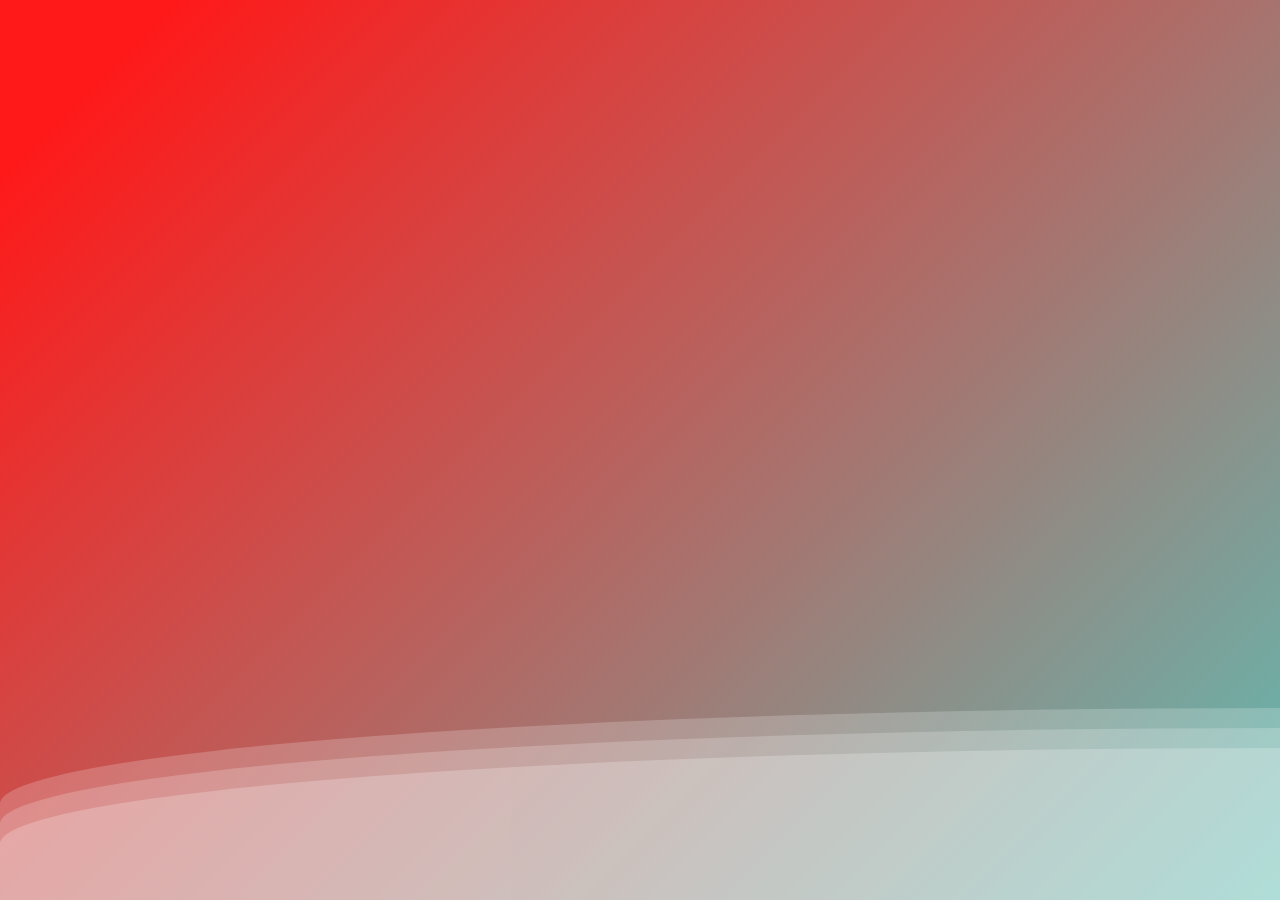
<file: AnimationWave.html>
<!DOCTYPE html>
<html lang="en">
<head>
    <meta charset="UTF-8">
    <meta name="viewport" content="width=device-width, initial-scale=1.0">
    <title>Document</title>
</head>
<style>
    body {
    margin: auto;
    font-family: -apple-system, BlinkMacSystemFont, sans-serif;
    overflow: auto;
    background: linear-gradient(315deg, rgba(101,0,94,1) 3%, rgba(60,132,206,1) 38%, rgba(48,238,226,1) 68%, rgba(255,25,25,1) 98%);
    animation: gradient 15s ease infinite;
    background-size: 400% 400%;
    background-attachment: fixed;
}

@keyframes gradient {
    0% {
        background-position: 0% 0%;
    }
    50% {
        background-position: 100% 100%;
    }
    100% {
        background-position: 0% 0%;
    }
}

.wave {
    background: rgb(255 255 255 / 25%);
    border-radius: 1000% 1000% 0 0;
    position: fixed;
    width: 200%;
    height: 12em;
    animation: wave 10s -3s linear infinite;
    transform: translate3d(0, 0, 0);
    opacity: 0.8;
    bottom: 0;
    left: 0;
    z-index: -1;
}

.wave:nth-of-type(2) {
    bottom: -1.25em;
    animation: wave 18s linear reverse infinite;
    opacity: 0.8;
}

.wave:nth-of-type(3) {
    bottom: -2.5em;
    animation: wave 20s -1s reverse infinite;
    opacity: 0.9;
}

@keyframes wave {
    2% {
        transform: translateX(1);
    }

    25% {
        transform: translateX(-25%);
    }

    50% {
        transform: translateX(-50%);
    }

    75% {
        transform: translateX(-25%);
    }

    100% {
        transform: translateX(1);
    }
}
</style>
<body>
        <div>
           <div class="wave"></div>
           <div class="wave"></div>
           <div class="wave"></div>
        </div>
</body>
</html>
</file>
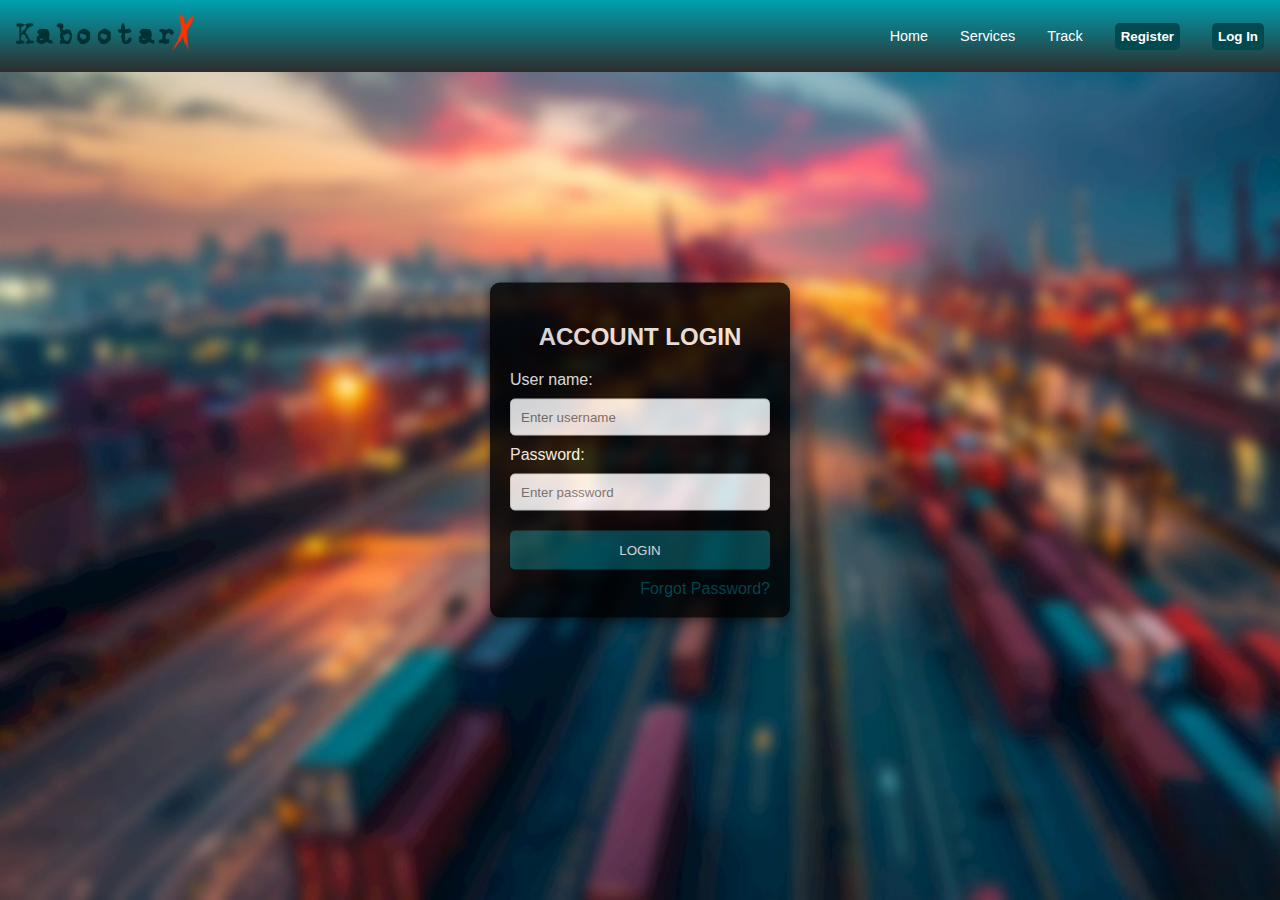
<file: login.html>
<!DOCTYPE html>
<html>
  <head>
    <meta charset="UTF-8">
    <meta name="viewport" content="width=device-width, initial-scale=1.0">
    <title>KabootarX | Login</title>
    <link rel="icon" type="image/x-icon" href="./assets/x-ico.ico">
    <link rel="stylesheet" href="./style.css">
    <script src="./JS/loadHeader.js"></script>
    <style>
      body {
        font-family: Arial, Helvetica, sans-serif;
        color: #fff;
      }

      .container {
        position: absolute;
        top: 50%;
        left: 50%;
        transform: translate(-50%, -50%);
        width: 300px;
        padding: 20px;
        background-color: #000000;
        border-radius: 10px;
        box-shadow: 0 4px 8px rgba(0, 0, 0, 0.5);
        opacity: 0.8;
      }

      h2 {
        text-align: center;
        margin-bottom: 20px;
      }

      input[type="text"],
      input[type="password"] {
        width: 100%;
        padding: 10px;
        margin: 10px 0;
        border: 1px solid #ddd;
        border-radius: 5px;
        box-sizing: border-box;
      }

      #btn-login {
        background-color: #024950;
        color: white;
        padding: 12px 20px;
        margin: 10px 0;
        border: none;
        border-radius: 5px;
        cursor: pointer;
        width: 100%;
        transition: background-color 0.3s;
      }

      #btn-login:hover {
        background-color: #c9302c;
      }
      .forgot-password {
    font-size: 1em;
    color: #024950;
    text-decoration: none;
  }
    </style>
  </head>
  <body style="background-image: url(./assets/scene1.jpeg); background-repeat: no-repeat; background-size: cover; ">

  <div id="headerContainer"></div>

  <div class="container">
    <h2>ACCOUNT LOGIN</h2>
    <form id="login-form">
      <label for="username">User name:</label>
      <input
        type="text"
        id="username"
        name="username"
        placeholder="Enter username"
      />

      <label for="password">Password:</label>
      <input
        type="password"
        id="password"
        name="password"
        placeholder="Enter password"
      />

      <input id="btn-login" type="submit" value="LOGIN" />
      <a href="#" class="forgot-password" style="float: right">Forgot Password?</a>
      </form>
    </div>
    
    <script type="text/javascript">
      const loginForm = document.getElementById('login-form');
      loginForm.addEventListener('submit', (e) => {
        e.preventDefault();
        const username = document.getElementById('username').value;
        const password = document.getElementById('password').value;

        if (!username || !password) {
          alert('Please enter both username and password');
          return;
        }
        else if(username == "Khubesh" && password == "Akmhiu@#1910" || username == "Admin" && password == "admin"){
            window.location.href = 'loginMainPage.html?username=' + encodeURIComponent(username);
            // Set the username in localStorage
            localStorage.setItem('username', username); // Replace with the actual username
        }
        else {
            alert('Invalid username or password');
          }
        });
    </script>
  </body>
</html>
</file>
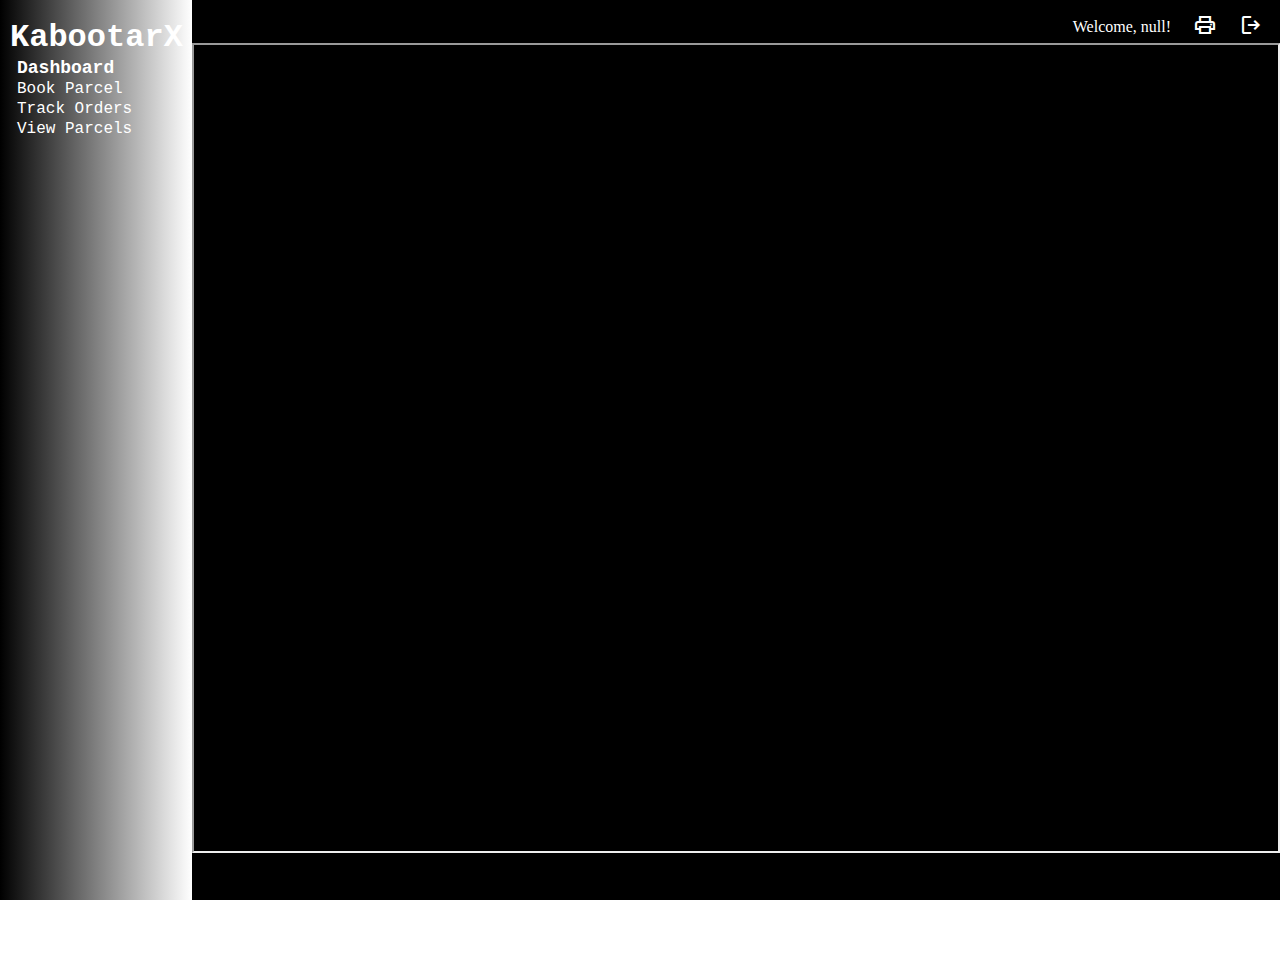
<file: loginMainPage.html>
<!DOCTYPE html>
<html lang="en">
<head>
    <meta charset="UTF-8">
    <meta name="viewport" content="width=device-width, initial-scale=1.0">
    <title>Admin</title>
    <link rel="icon" type="image/x-icon" href="./assets/x-ico.ico" />
    <link rel="stylesheet" href="https://fonts.googleapis.com/css2?family=Material+Symbols+Outlined:opsz,wght,FILL,GRAD@24,400,0,0" />
    <link rel="stylesheet" href="./style.css" />
    <link rel="stylesheet" href="./loginPage.css" />
    <script src="./JS/loadHeader.js"></script>
</head>

<body>
<section id="left_frame">
    <div id="dashboard">
        <table id="table_left">
        <h1><a href="./index.html">KabootarX</a></h1>
        <tr><td><a><p id="dashboard-link" target="rightFrame"><font size="4rem" style="font-weight: bold;">Dashboard</font></p></a></td></tr>
        <tr id="bookParcel"><td><a href="track-form.html" target="rightFrame">Book Parcel</a></td></tr>
        <tr><td><a href="admin_track_orders.html" target="rightFrame">Track Orders</a></td></tr>
        <tr><td>View Parcels</td></tr>

    </table>
    </div>
</section>
<section id="right_frame">
    <div id="right_f">
        <div  id="logout">
            <table>
                <tr>
                    <td id="usernameDisplay"> </td>
                    <td> &nbsp;&nbsp;</td>
                    <td> &nbsp;&nbsp;</td>
                    <td onclick="javascript:printFrame();"><a href=""><span class="material-symbols-outlined">Print</span></a></td>
                    <td> &nbsp;&nbsp;</td>
                    <td> &nbsp;&nbsp;</td>
                    <td><a href="./login.html"><span class="material-symbols-outlined">Logout</span></a></td>
                    
                </tr>
            </table>
        </div>
        <iframe src="" name="rightFrame" style="height: 90vh; width: 100%;"></iframe>
    </div>
</section>


<script>
    const dashboardLink = document.getElementById('dashboard-link');
    dashboardLink.addEventListener('click', () => {
        window.rightFrame.location.reload();
    });

    function printFrame(){
        window.frames["rightFrame"].focus();
        window.frames["rightFrame"].print();
        window.frames["rightFrame"].focus();
    }

    // Get the username from localStorage
const username = localStorage.getItem('username');

// Display the username
const usernameDisplay = document.getElementById('usernameDisplay');
usernameDisplay.textContent = `Welcome, ${username}!`;
    
    </script>
</body>
</html>
</file>
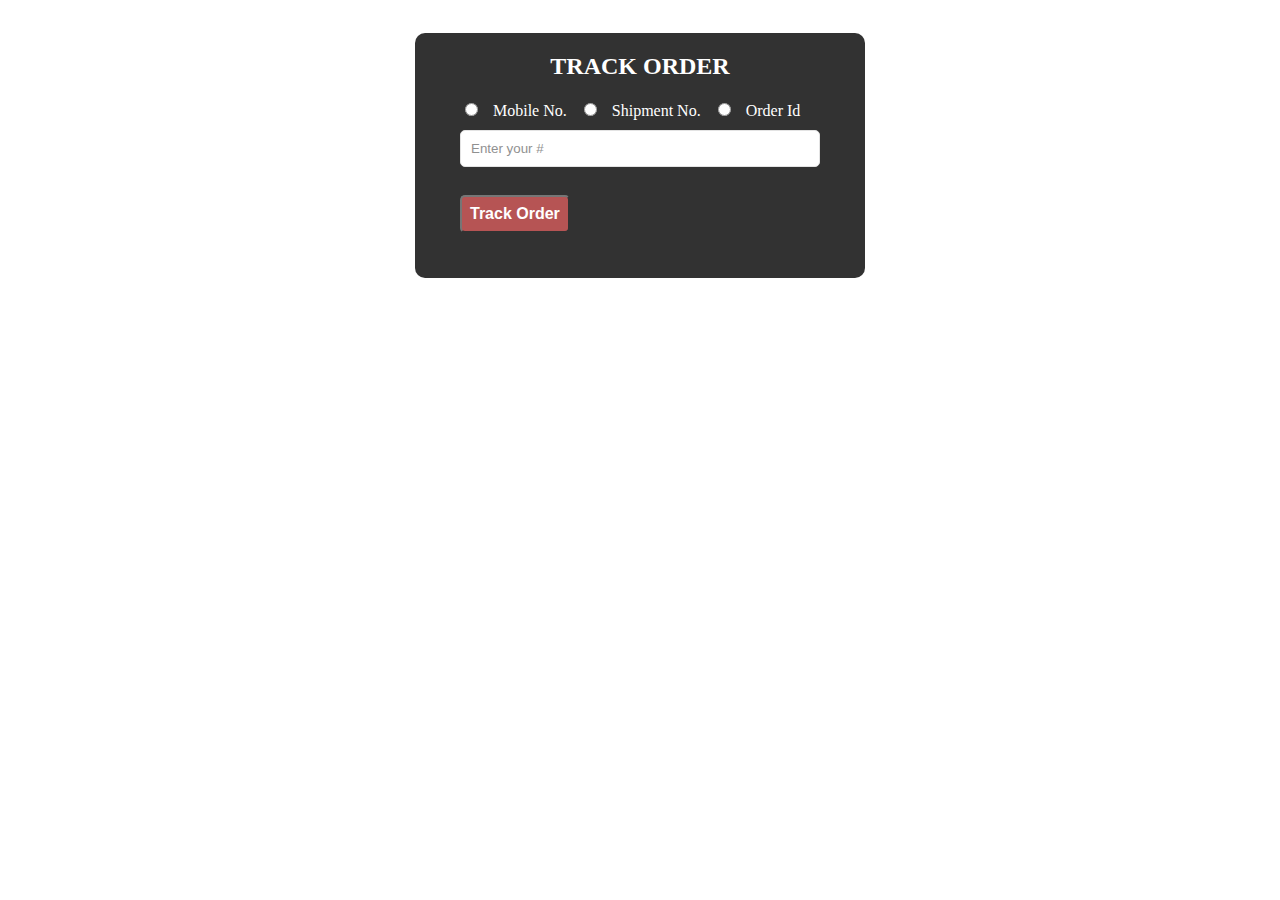
<file: track-form.html>
<!DOCTYPE html>
<html lang="en">
  <head>
    <meta charset="UTF-8" />
    <meta name="viewport" content="width=device-width, initial-scale=1.0" />
    <title>Form</title>
    <link rel="icon" type="image/x-icon" href="./assets/x-ico.ico" />
    <!-- <link rel="stylesheet" href="./style.css" /> -->
    <style>
      .container {
        margin-top: 2%;
        left: 50%;
        width: 450px;
        background-color: #000000;
        border-radius: 10px;
        box-shadow: 0 4px 8px rgba(255, 255, 255, 0.5);
        opacity: 0.8;
      }
      #track_o {
  height: 100%;
  align-items: center;
  display: flex;
  justify-content: center;
  flex-wrap: wrap;
  width: 100%;
  background: url(./amination.html);
  background-size: cover;
  background-repeat: no-repeat;
}

#t_form {
  display: BLOCK;
  margin: 5vh;
  margin-top: auto;
}
#track-btn {
  background-color: brown;
  border-radius: 5px;
  padding: 8px;
  font-weight: bold;
  font-size: 1rem;
  color: white;
}

input[type="text"] {
  width: 100%;
  padding: 10px;
  margin: 10px 0;
  border: 1px solid #ddd;
  border-radius: 5px;
  box-sizing: border-box;
}

h2, label, input[type="radio"] {
  color: white; 
}

h2 {
  text-align: center;
  margin-bottom: 20px;
  margin-top: 20px;
}
#track-btn:hover {
  background-color: #c9302c;
}

    </style>
  </head>
  <body>
    <section id="track_o">
      <div class="container">
        <h2>TRACK ORDER</h2>
        <form id="t_form">
            <input
              type="radio"
              id="mob"
              value="Mobile No."
            />
             
            <label for="mob">Mobile No. </label>
             
            <input
              type="radio"
              id="shipment"
              value="Shipment No."
            />
             
            <label for="shipment">Shipment No. </label>
             
            <input
              type="radio"
              id="orderid"
              value="Order Id"
            />
             
            <label for="orderid">Order Id</label>
            
            <input
              type="text"
              style="width: 100%"
              placeholder="Enter your #"
            /><br /><br />
            <input type="submit" value="Track Order" id="track-btn"/>
        </form>
      </div>
  </section>
  </body>
</html>
</file>
<file: admin_track_orders.css>
#track_orders{
    display:block;
}

#track_list{
    display: flex;
    width: 100%;
    /* height: 100vh; */
}
</file>
<file: style.css>
@import url("https://fonts.googleapis.com/css?family=Acme|Lobster|Patua+One|Rubik|Sniglet");


* {
  margin: 0;
  padding: 0;
  box-sizing: border-box;
}
body, html {
  margin: 0;
  padding: 0;
  height: 100vh;
  overflow: hidden;
}

a {
  text-decoration: none;
}
a:hover{
  color: red;
}

button {
  background-color: #024950;
  color: white;
  font-weight: bold;
  border: none;
  padding: 6px;
  border-radius: 5px;
}

#bottom_right{
  width: 100%;
  height: 100vh;
  overflow: auto;
}

#header {
  width: 100%;
  height: 8%;
  padding: 2vw 0;
  background-image: linear-gradient(#00a0af, rgb(45, 45, 45));
  color: white;
  display: flex;
  align-items: center;
  justify-content: space-between;
  position: fixed;
  top: 0px;
}
#header nav#navbar ul {
  list-style: none;
  display: flex;
  align-items: center;
  justify-content: space-between;
}

#header nav#navbar ul li a {
  margin: 1rem;
  /* font-family: Popin, sans-serif; */
  font-family: var(--Singlet-font);
  font-size: 0.9rem;
  color: white;
}
h4 {
  font-size: 45px;
  font-family: Popin, sans-serif;
  text-align: center;
  z-index: 1px;
}
ul.hero-list {
  list-style: square;
  display: flex;
  align-items: center;
  align-content: space-between;
  justify-content: space-between;
  flex-wrap: wrap;
  width: 100%;
  font-size: 20px;
  margin-left: auto;
  font-family: popin, sans-serif;
  font-weight: bold;
}

.hero {
  height: 100vh;
  display: flex;
  align-items: center;
  justify-content: center;
  background: url(./assets/Transport.jpeg);
  background-size: cover;
  background-repeat: no-repeat;
}


/* track oreder section */
#track_o {
  height: 100vh;
  align-items: center;
  display: flex;
  justify-content: center;
  flex-wrap: wrap;
  width: 100%;
  background: url(./assets/yellow-truck.jpg);
  background-size: cover;
  background-repeat: no-repeat;
}

#t_form {
  display: BLOCK;
  margin: 5vh;
  margin-top: auto;
}
#track-btn {
  background-color: brown;
  border-radius: 5px;
  padding: 8px;
  font-weight: bold;
  font-size: 1rem;
  color: white;
}

.track-container {
  top: 50%;
  left: 50%;
  width: 400px;
  background-color: #000000;
  border-radius: 10px;
  box-shadow: 0 4px 8px rgba(0, 0, 0, 0.5);
  opacity: 0.8;
}


input[type="text"] {
  width: 100%;
  padding: 10px;
  margin: 10px 0;
  border: 1px solid #ddd;
  border-radius: 5px;
  box-sizing: border-box;
}

h2, label, input[type="radio"] {
  color: white; 
}

h2 {
  text-align: center;
  margin-bottom: 20px;
  margin-top: 20px;
}
#track-btn:hover {
  background-color: #c9302c;
}
</file>
<file: loginPage.css>
h1{
    margin-left: 10px;
}


#left_frame{
    background-image: linear-gradient(90deg,#000000, rgb(255, 255, 255));
    width: 15%;
    height: 100vh;
    float: left;
}

#table_left{
    display: block;
    height: 100vh;
    margin-left: 15px;
}
#dashboard{
    margin-top: 10%;
    color: rgb(255, 255, 255);
    font-family: 'Courier New', Courier, monospace;
}
a {
    text-decoration: none;
    color: white;
  }
  
#bookParcel{
    
    margin-top: 10px;
}
#right_frame{
    float: right;
    width: 85%;
    height: 100vh;
    background-image: linear-gradient(90deg,#000000, rgb(0, 0, 0));
    color: white;
   }

   #right_f{
    margin-top: 1%;
    height: 100vh;
   }

   #logout{
    float: right;
    margin-right: 15px;
   }
</file>
